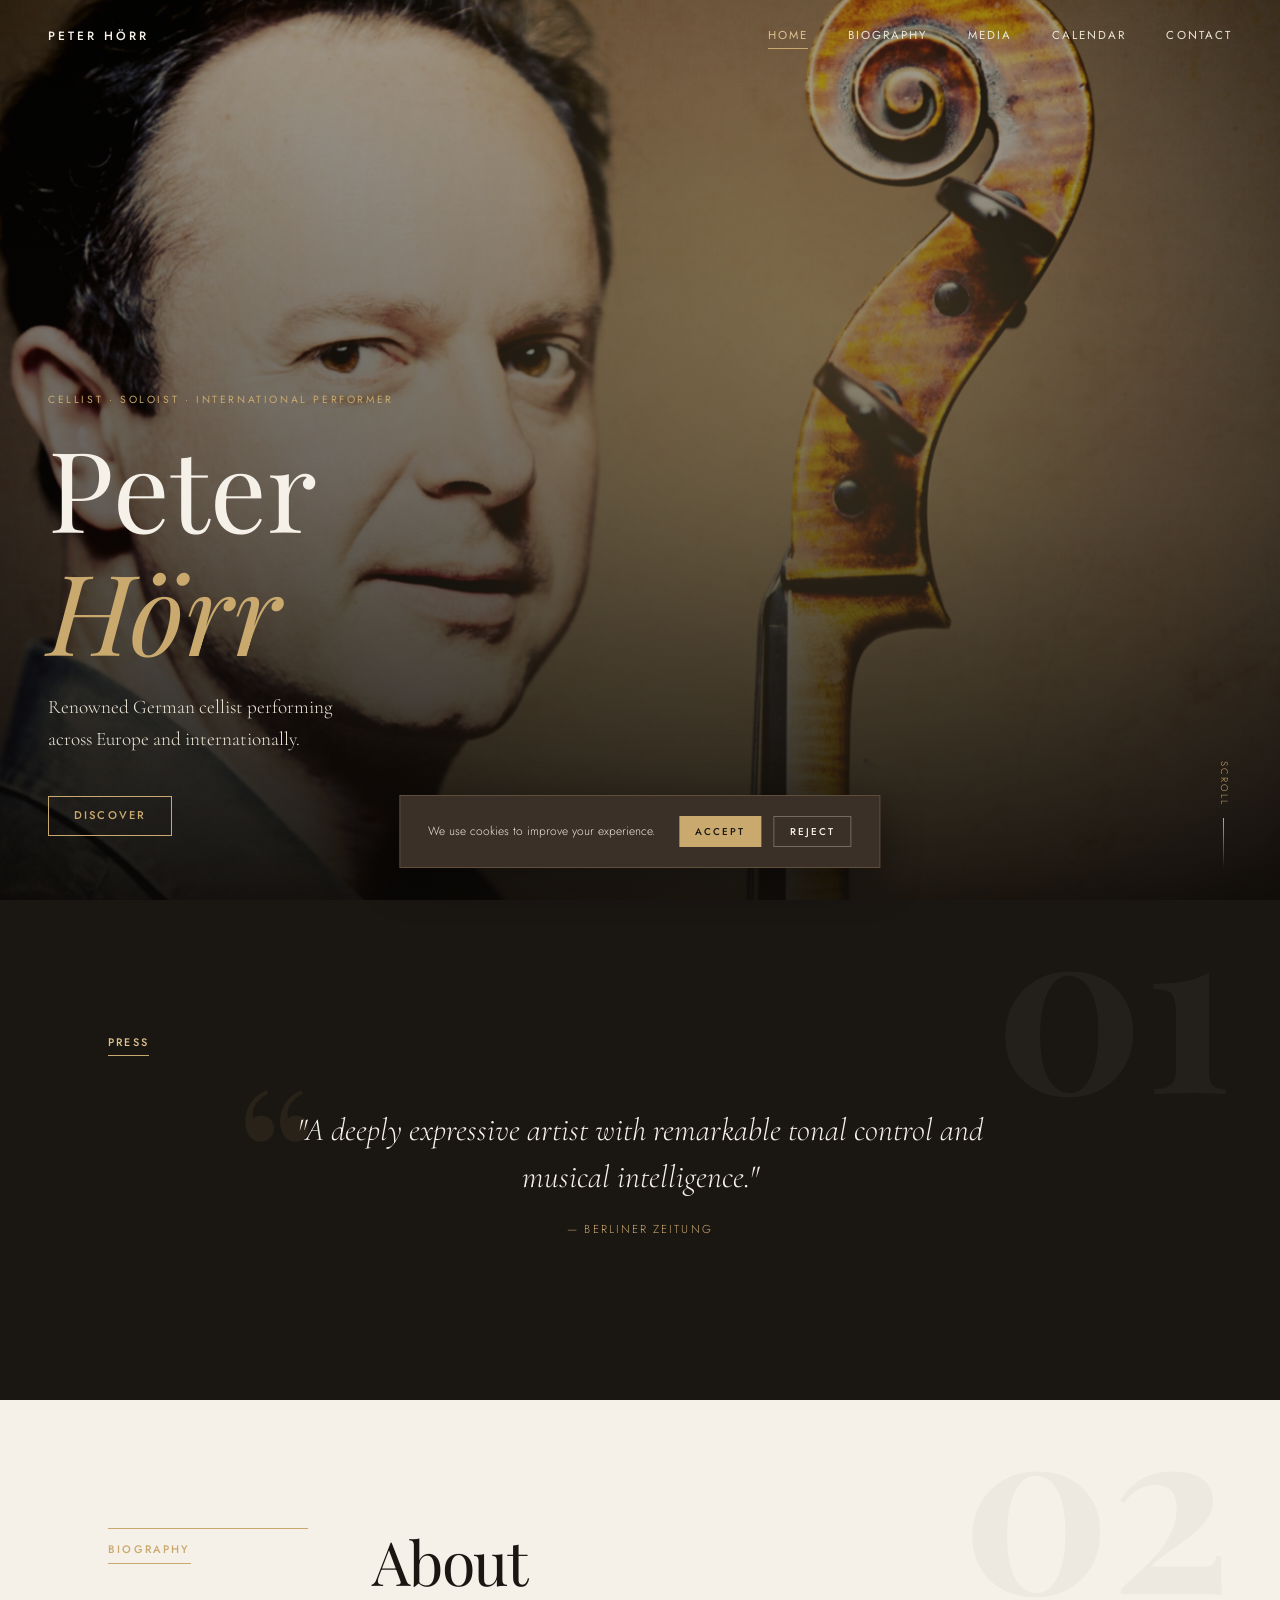
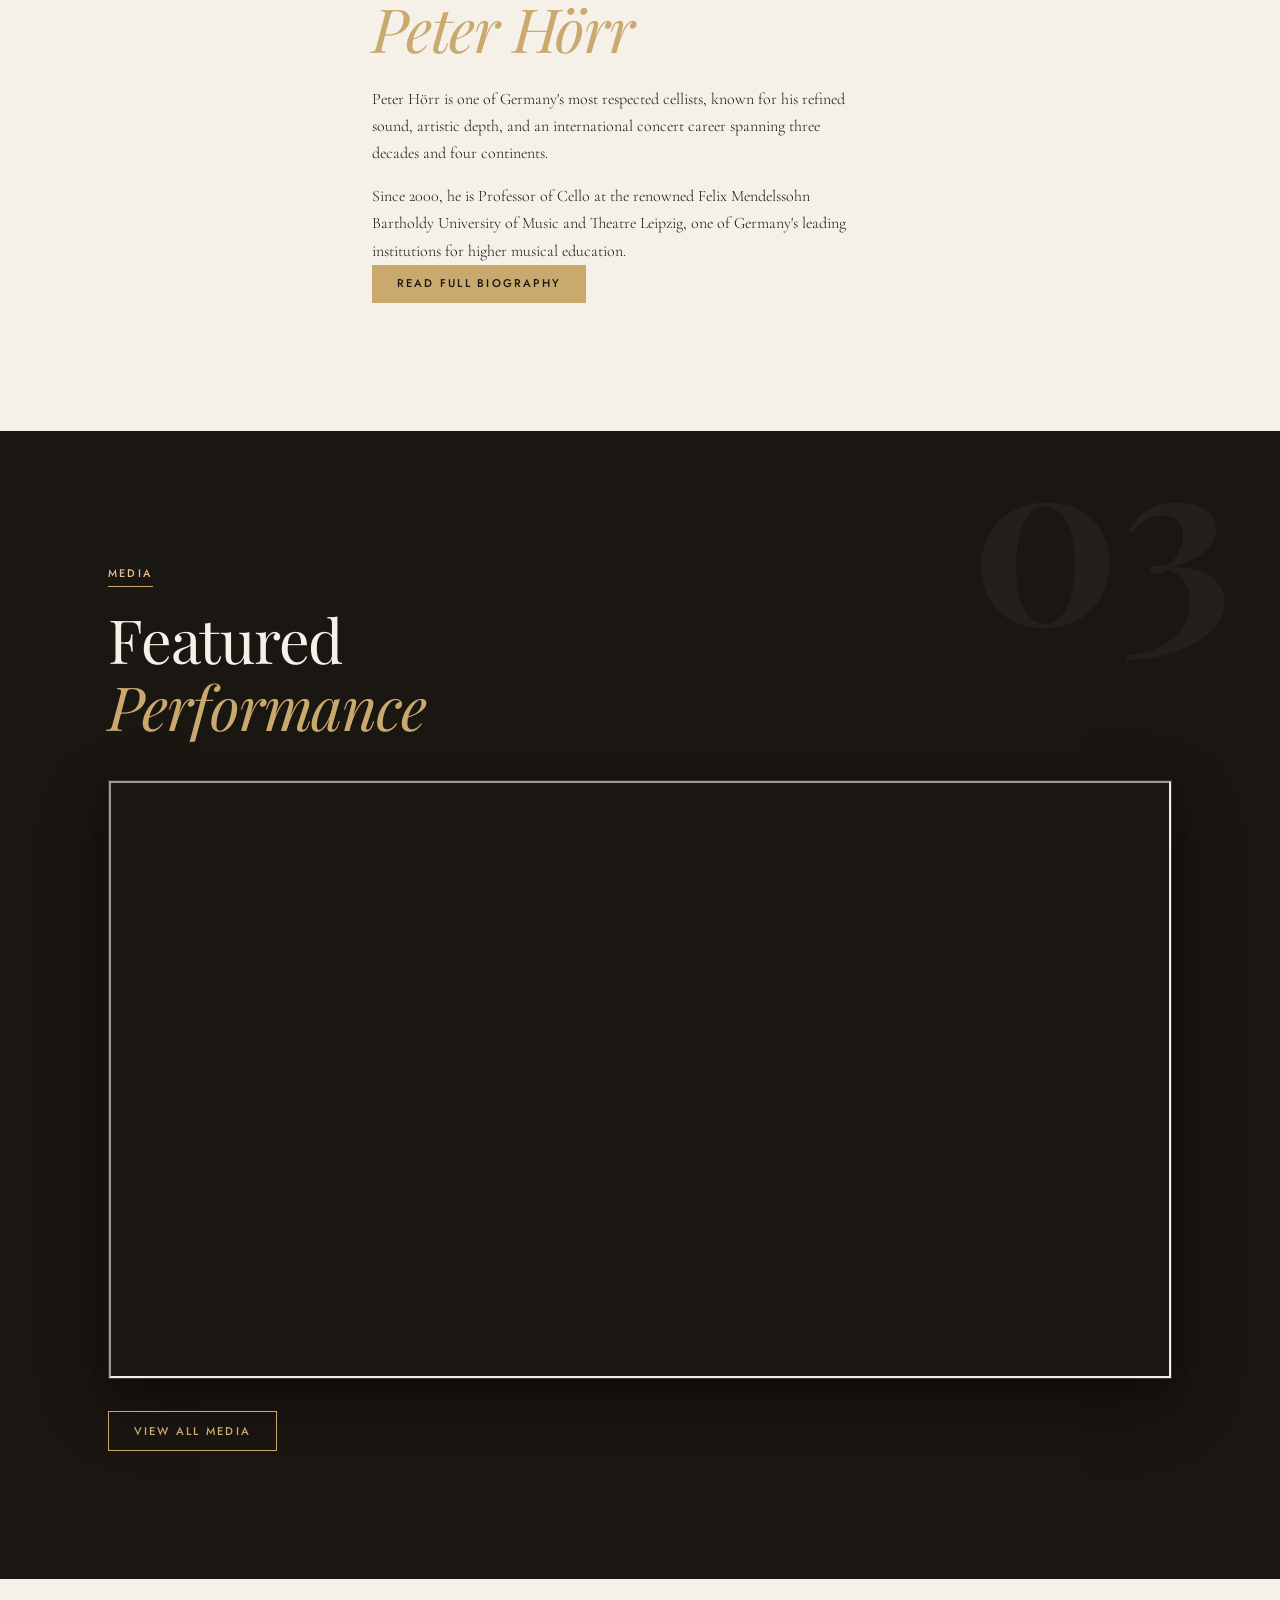
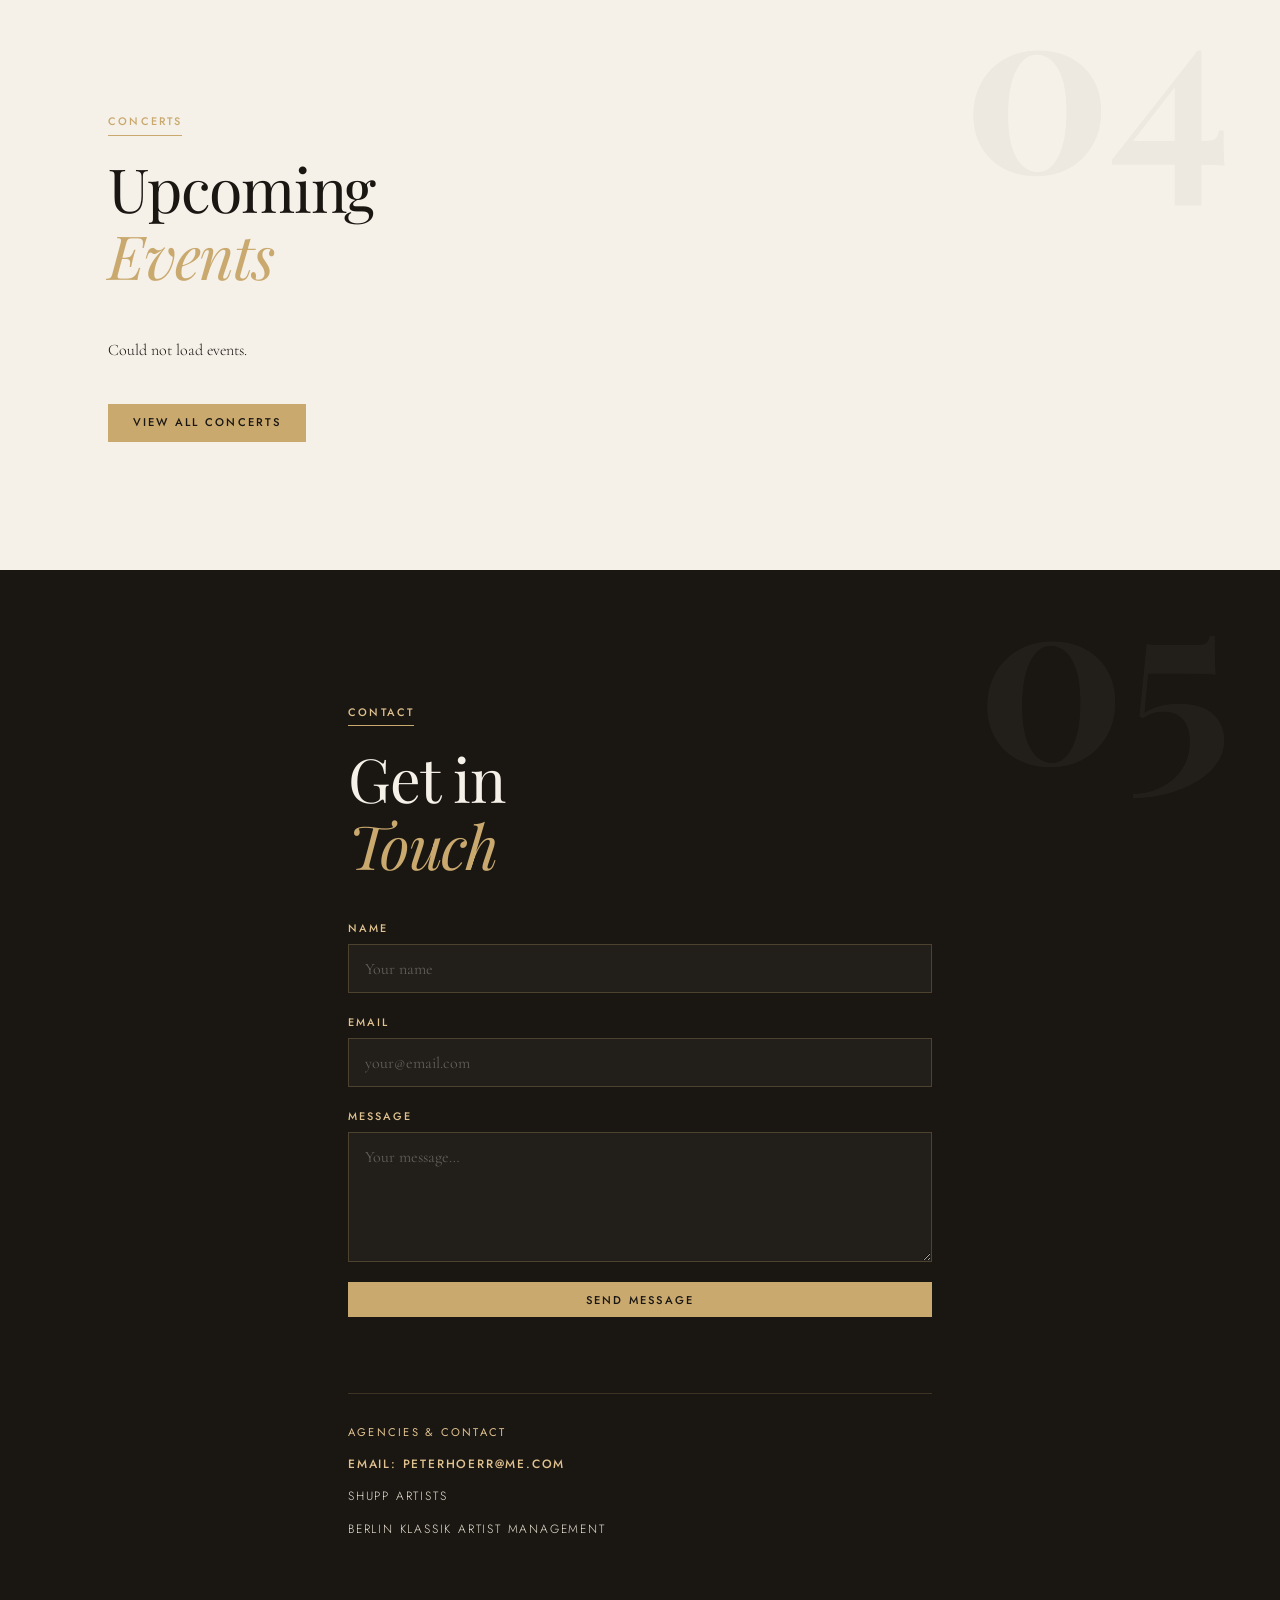
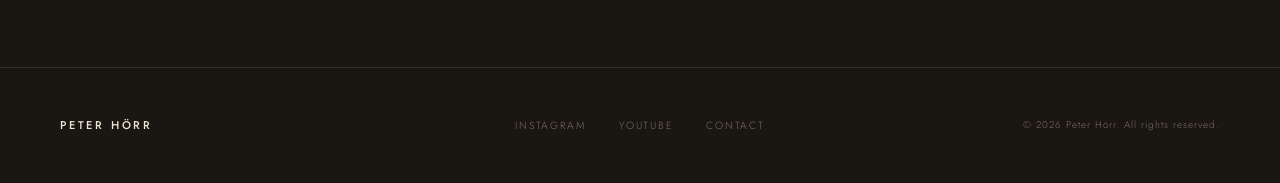
<file: index.html>
<!DOCTYPE html>
<html lang="en">
<head>
  <meta charset="UTF-8" />
  <meta name="viewport" content="width=device-width, initial-scale=1.0" />
  <meta name="description" content="Peter Hörr — Renowned German cellist performing across Europe and internationally." />
  <title>Peter Hörr — Cellist</title>
  <link rel="preconnect" href="https://fonts.googleapis.com" />
  <link rel="preconnect" href="https://fonts.gstatic.com" crossorigin />
  <link href="https://fonts.googleapis.com/css2?family=Playfair+Display:ital,wght@0,400;0,500;1,400;1,500&family=Cormorant+Garamond:ital,wght@0,300;0,400;1,300;1,400&family=Jost:wght@300;400;500&display=swap" rel="stylesheet" />
  <link rel="stylesheet" href="style.css" />
</head>
<body>

  <!-- HEADER -->
  <header class="header" id="header">
    <a class="logo" href="index.html">PETER HÖRR</a>
    <button class="menu-toggle" id="menuBtn" aria-label="Toggle navigation" aria-expanded="false">
      <span></span>
      <span></span>
      <span></span>
    </button>
    <nav class="nav" id="nav">
      <a href="#home">Home</a>
      <a href="#bio">Biography</a>
      <a href="#media">Media</a>
      <a href="#calendar">Calendar</a>
      <a href="#contact">Contact</a>
    </nav>
  </header>

  <!-- HERO -->
  <section class="hero" id="home">
    <div class="hero-bg">
      <img src="large_peterhoerr_copyright_josepmolina_net__2.jpg" alt="Peter Hörr">
    </div>
    <div class="hero-content">
      <span class="hero-kicker">Cellist · Soloist · International Performer</span>
      <h1 class="hero-title">Peter<br /><em>Hörr</em></h1>
      <p class="hero-sub">Renowned German cellist performing<br />across Europe and internationally.</p>
      <a class="btn btn--outline" href="bio.html">Discover</a>
    </div>
    <div class="hero-scroll">
      <span>Scroll</span>
      <div class="hero-scroll-line"></div>
    </div>
  </section>

  <!-- PRESS -->
  <section class="section section--dark" id="press">
    <div class="container">
      <span class="label">Press</span>
      <blockquote class="quote">
        <p>"A deeply expressive artist with remarkable tonal control and musical intelligence."</p>
        <footer>— <cite>Berliner Zeitung</cite></footer>
      </blockquote>
    </div>
  </section>

  <!-- BIO -->
  <section class="section" id="bio">
    <div class="container container--split">
      <div class="split-label">
        <span class="label">Biography</span>
      </div>
      <div class="split-content">
        <h2>About<br /><em>Peter Hörr</em></h2>
        <p>Peter Hörr is one of Germany's most respected cellists, known for his refined sound, artistic depth, and an international concert career spanning three decades and four continents.</p>
        <p>Since 2000, he is Professor of Cello at the renowned Felix Mendelssohn Bartholdy University of Music and Theatre Leipzig, one of Germany's leading institutions for higher musical education.</p>
        <a class="btn btn--primary" href="bio.html">Read full biography</a>
      </div>
    </div>
  </section>

  <!-- MEDIA -->
  <section class="section section--dark" id="media">
    <div class="container">
      <span class="label">Media</span>
      <h2>Featured<br /><em>Performance</em></h2>
      <div class="video-wrapper">
        <iframe
          src="https://www.youtube.com/embed/DYi81hoUhnk?start=126"
          title="Peter Hörr performance"
          allow="accelerometer; autoplay; clipboard-write; encrypted-media; gyroscope; picture-in-picture"
          allowfullscreen
          loading="lazy">
        </iframe>
      </div>
      <div style="margin-top: 2rem;">
        <a href="media.html" class="btn btn--outline">View all media</a>
      </div>
    </div>
  </section>

  <!-- CALENDAR -->
  <section class="section" id="calendar">
    <div class="container">
      <span class="label">Concerts</span>
      <h2>Upcoming<br /><em>Events</em></h2>
      <div class="events-list" id="events-list"></div>
      <div style="margin-top: 2.5rem;">
        <a href="calendar.html" class="btn btn--primary">View all concerts</a>
      </div>
    </div>
  </section>

  <!-- CONTACT -->
  <section class="section section--dark" id="contact">
    <div class="container container--narrow">
      <span class="label">Contact</span>
      <h2>Get in<br /><em>Touch</em></h2>
      <form class="contact-form" id="contactForm">
        <div class="form-group">
          <label for="name">Name</label>
          <input id="name" type="text" name="name" placeholder="Your name" autocomplete="name" />
        </div>
        <div class="form-group">
          <label for="email">Email</label>
          <input id="email" type="email" name="email" placeholder="your@email.com" autocomplete="email" />
        </div>
        <div class="form-group">
          <label for="message">Message</label>
          <textarea id="message" name="message" rows="5" placeholder="Your message…"></textarea>
        </div>
        <button class="btn btn--primary btn--full" type="submit">Send message</button>
        <p class="form-status" id="formStatus"></p>
      </form>
      <div class="contact-agencies">
        <h3 class="contact-subtitle">Agencies & Contact</h3>
        <div class="agency-list">
          <a href="mailto:peterhoerr@me.com">Email: peterhoerr@me.com</a>
          <a href="https://shuppartists.com/" target="_blank" rel="noopener noreferrer">Shupp Artists</a>
          <a href="https://www.berlinklassikartistmanagement.com/" target="_blank" rel="noopener noreferrer">Berlin Klassik Artist Management</a>
        </div>
      </div>
    </div>
  </section>

  <!-- FOOTER -->
  <footer class="footer">
    <div class="footer-inner">
      <div class="footer-brand">PETER HÖRR</div>
      <nav class="footer-nav">
        <a href="https://instagram.com" target="_blank" rel="noopener noreferrer">Instagram</a>
        <a href="https://youtube.com" target="_blank" rel="noopener noreferrer">YouTube</a>
        <a href="#contact">Contact</a>
      </nav>
      <small class="footer-copy">&copy; <span id="year"></span> Peter Hörr. All rights reserved.</small>
    </div>
  </footer>

  <!-- COOKIE BANNER -->
  <div class="cookie-banner" id="cookieBanner" style="display:none;">
    <p>We use cookies to improve your experience.</p>
    <div class="cookie-actions">
      <button class="btn btn--primary btn--sm" onclick="acceptCookies()">Accept</button>
      <button class="btn btn--ghost btn--sm" onclick="rejectCookies()">Reject</button>
    </div>
  </div>

  <script>
    /* ── Año en footer ── */
    document.getElementById('year').textContent = new Date().getFullYear();

    /* ── Referencias DOM ── */
    const header  = document.getElementById('header');
    const nav     = document.getElementById('nav');
    const btn     = document.getElementById('menuBtn');
    const heroBgImg = document.querySelector('.hero-bg img');

    /* ── Scroll: header + barra de progreso + parallax ── */
    window.addEventListener('scroll', function () {
      var y   = window.scrollY;
      var max = document.documentElement.scrollHeight - window.innerHeight;

      /* Header scrolled */
      header.classList.toggle('scrolled', y > 40);

      /* Barra de progreso */
      var pct = max > 0 ? (y / max * 100).toFixed(1) : 0;
      header.style.setProperty('--scroll-progress', pct + '%');

      /* Parallax hero — solo mientras el hero es visible */
      if (heroBgImg && y < window.innerHeight * 1.5) {
        heroBgImg.style.transform = 'scale(1.05) translateY(' + (y * 0.15) + 'px)';
      }
    }, { passive: true });

    /* ── Menú hamburguesa ── */
    function closeMenu() {
      nav.classList.remove('is-open');
      btn.setAttribute('aria-expanded', 'false');
      document.body.classList.remove('menu-open');
    }

    btn.addEventListener('click', function () {
      var open = nav.classList.toggle('is-open');
      btn.setAttribute('aria-expanded', String(open));
      document.body.classList.toggle('menu-open', open);
    });

    /* Cierra al clicar un link del menú */
    document.querySelectorAll('#nav a').forEach(function (link) {
      link.addEventListener('click', closeMenu);
    });

    /* Cierra al clicar fuera */
    document.addEventListener('click', function (e) {
      if (!nav.contains(e.target) && !btn.contains(e.target)) {
        closeMenu();
      }
    });

    /* Cierra con Escape */
    document.addEventListener('keydown', function (e) {
      if (e.key === 'Escape') { closeMenu(); btn.focus(); }
    });

    /* ── Nav activo según sección visible ── */
    var navLinks = document.querySelectorAll('#nav a[href^="#"]');
    var sections = document.querySelectorAll('section[id]');

    var sectionObserver = new IntersectionObserver(function (entries) {
      entries.forEach(function (entry) {
        if (entry.isIntersecting) {
          var id = '#' + entry.target.getAttribute('id');
          navLinks.forEach(function (link) {
            link.classList.toggle('active', link.getAttribute('href') === id);
          });
        }
      });
    }, { threshold: 0.45, rootMargin: '-10% 0px -45% 0px' });

    sections.forEach(function (s) { sectionObserver.observe(s); });

    /* ── Lazy loading con fade-in ── */
    document.querySelectorAll('img[loading="lazy"]').forEach(function (img) {
      if (img.complete) {
        img.classList.add('is-loaded');
      } else {
        img.addEventListener('load', function () { img.classList.add('is-loaded'); });
      }
    });

    /* ── Reveal por IntersectionObserver ── */
    var revealEls = document.querySelectorAll('.section, .event-card, .quote');
    var io = new IntersectionObserver(function (entries) {
      entries.forEach(function (entry) {
        if (entry.isIntersecting) {
          entry.target.classList.add('is-visible');
          io.unobserve(entry.target);
        }
      });
    }, { threshold: 0.1 });
    revealEls.forEach(function (el) { io.observe(el); });

    /* ── Cookies ── */
    function acceptCookies() {
      localStorage.setItem('cookies', 'accepted');
      document.getElementById('cookieBanner').style.display = 'none';
    }
    function rejectCookies() {
      localStorage.setItem('cookies', 'rejected');
      document.getElementById('cookieBanner').style.display = 'none';
    }
    if (!localStorage.getItem('cookies')) {
      document.getElementById('cookieBanner').style.display = 'flex';
    }

    /* ── Formulario de contacto ── */
    document.getElementById('contactForm').addEventListener('submit', function (e) {
      e.preventDefault();
      document.getElementById('formStatus').textContent = 'Thank you — your message has been sent.';
      this.reset();
    });
  </script>

  <!-- Google Sheets — eventos del calendario (sin tocar) -->
  <script>
    const URL_SHEET = 'https://docs.google.com/spreadsheets/d/e/2PACX-1vTn1g8XWcBeNSZLfI80KQ2yX8OuSGgW3uhx0LGDekNlIQUe03zSUZdrQo4fV4eZUTAp_5PWyHA5EZmh/pub?gid=0&single=true&output=csv';

    function formatearFecha(fechaStr) {
      const fecha = new Date(fechaStr + 'T00:00:00');
      return fecha.toLocaleDateString('en-GB', { day: 'numeric', month: 'long', year: 'numeric' });
    }

    function parsearCSV(texto) {
      const filas = [];
      const lineas = texto.trim().split('\n');
      const parsearLinea = linea => {
        const cols = [];
        let actual = '', dentroComillas = false;
        for (let i = 0; i < linea.length; i++) {
          const c = linea[i];
          if (c === '"') { dentroComillas = !dentroComillas; }
          else if (c === ',' && !dentroComillas) { cols.push(actual.trim()); actual = ''; }
          else { actual += c; }
        }
        cols.push(actual.trim());
        return cols;
      };
      const cabeceras = parsearLinea(lineas[0]);
      for (let i = 1; i < lineas.length; i++) {
        if (!lineas[i].trim()) continue;
        const valores = parsearLinea(lineas[i]);
        const obj = {};
        cabeceras.forEach((cab, j) => { obj[cab] = valores[j] || ''; });
        filas.push(obj);
      }
      return filas;
    }

    function eventoHTML(e) {
      return `
        <article class="event-card is-visible">
          <div class="event-meta">
            <time class="event-date" datetime="${e.Date}">${formatearFecha(e.Date)}</time>
            <span class="event-city">${e.City}</span>
          </div>
          <div class="event-body">
            <h3 class="event-venue">${e.Venue}</h3>
            <p class="event-program">${e.Program}</p>
          </div>
          <a class="event-link" href="${e.Link || '#'}">
            <span>Details</span>
            <svg width="16" height="16" viewBox="0 0 16 16" fill="none">
              <path d="M3 8h10M9 4l4 4-4 4" stroke="currentColor" stroke-width="1.2" stroke-linecap="round" stroke-linejoin="round"/>
            </svg>
          </a>
        </article>`;
    }

    fetch(URL_SHEET)
      .then(r => r.text())
      .then(csv => {
        const eventos = parsearCSV(csv);
        const lista = document.getElementById('events-list');
        if (!eventos.length) { lista.innerHTML = '<p>No upcoming events.</p>'; return; }
        lista.innerHTML = eventos.slice(0, 2).map(eventoHTML).join('');
      })
      .catch(() => {
        document.getElementById('events-list').innerHTML = '<p>Could not load events.</p>';
      });
  </script>

</body>
</html>
</file>
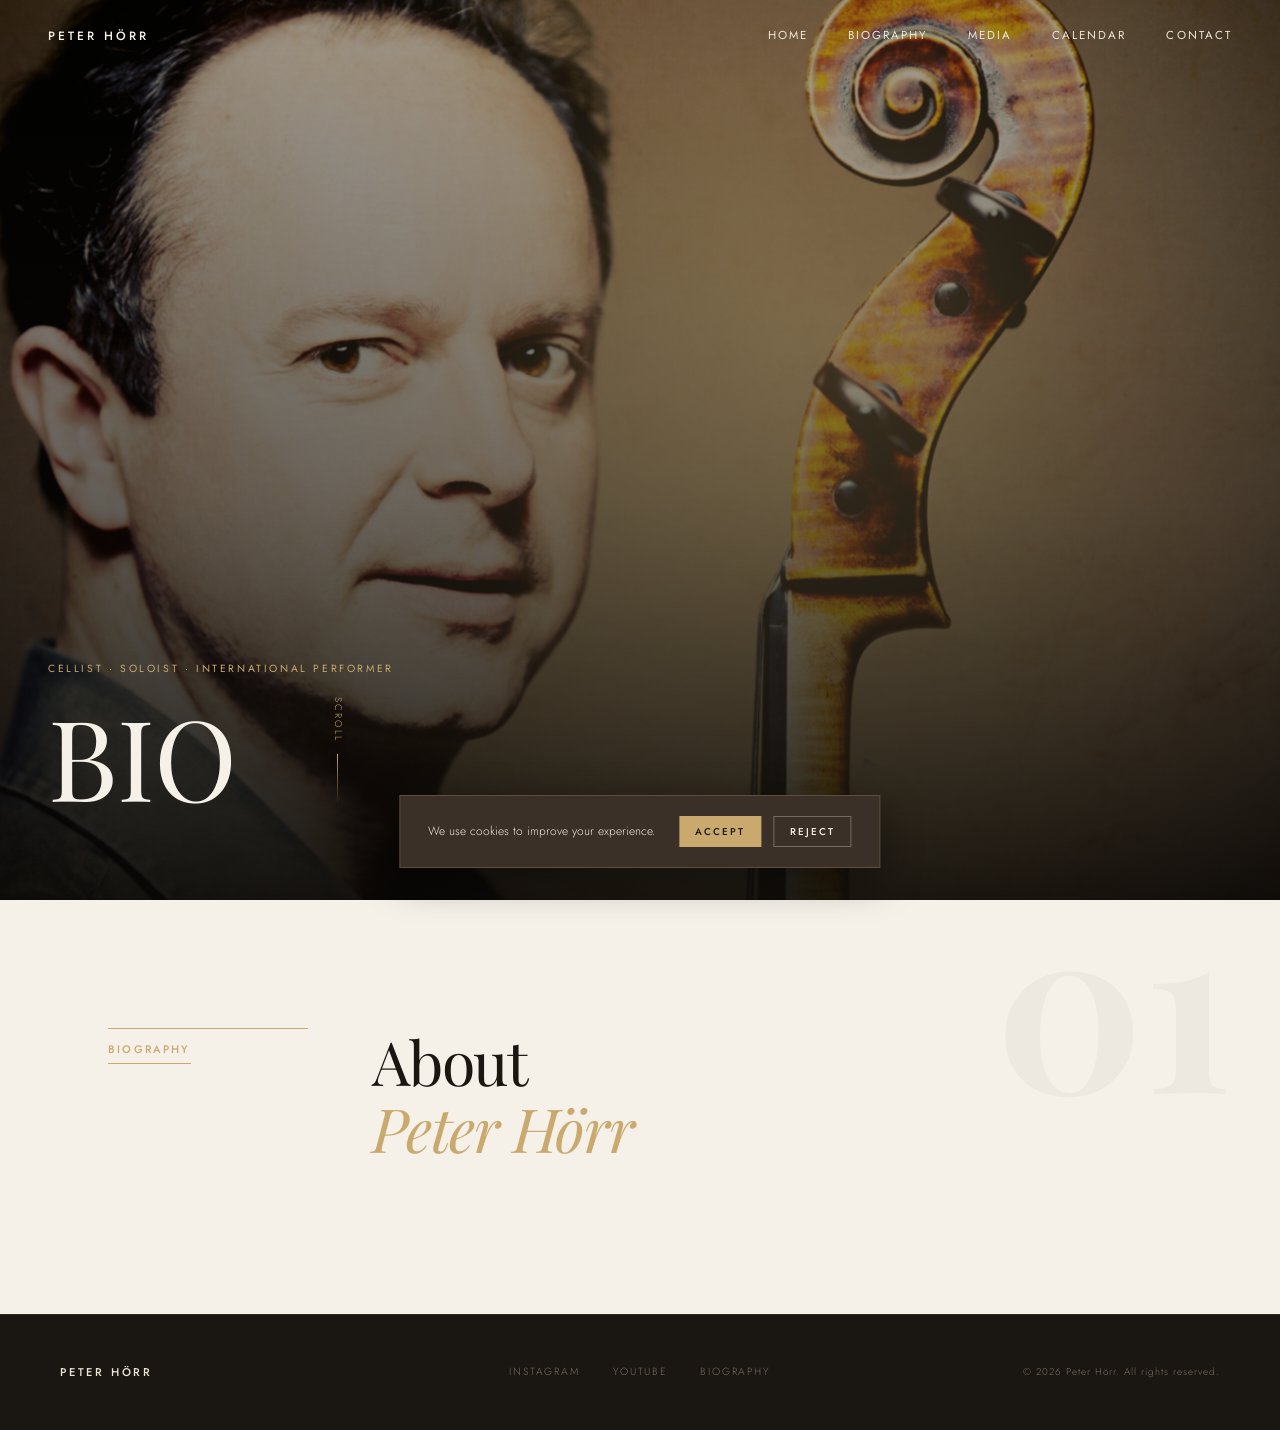
<file: bio.html>
<!DOCTYPE html>
<html lang="en">
<head>
  <meta charset="UTF-8" />
  <meta name="viewport" content="width=device-width, initial-scale=1.0" />
  <meta name="description" content="Peter Hörr — Renowned German cellist performing across Europe and internationally." />
  <title>Peter Hörr — Cellist</title>

  <link rel="preconnect" href="https://fonts.googleapis.com" />
  <link rel="preconnect" href="https://fonts.gstatic.com" crossorigin />
  <link href="https://fonts.googleapis.com/css2?family=Playfair+Display:ital,wght@0,400;0,500;1,400;1,500&family=Cormorant+Garamond:ital,wght@0,300;0,400;1,300;1,400&family=Jost:wght@300;400;500&display=swap" rel="stylesheet" />

  <link rel="stylesheet" href="style.css" />
</head>

<body>

  <!-- HEADER -->
  <header class="header" id="header">
    <a class="logo" href="index.html">PETER HÖRR</a>

    <button class="menu-toggle" id="menuBtn" aria-label="Toggle navigation" aria-expanded="false">
      <span></span>
      <span></span>
      <span></span>
    </button>

<nav class="nav" id="nav">
  <a href="index.html">Home</a>
  <a href="bio.html">Biography</a>
  <a href="media.html">Media</a>
  <a href="index.html#calendar">Calendar</a>
  <a href="index.html#contact">Contact</a>
</nav>
  </header>

  <!-- HERO -->
  <section class="hero" id="home">
    <div class="hero-bg">
      <img src="large_peterhoerr_copyright_josepmolina_net__2.jpg" alt="Peter Hörr">
    </div>

    <div class="hero-content">
      <span class="hero-kicker">Cellist · Soloist · International Performer</span>

      <h1 class="hero-title">
        BIO<br />
      </h1>



    <div class="hero-scroll">
      <span>Scroll</span>
      <div class="hero-scroll-line"></div>
    </div>
  </section>

  <!-- BIO -->
  <section class="section" id="bio">
    <div class="container container--split">

      <div class="split-label">
        <span class="label">Biography</span>
      </div>

      <div class="split-content">
        <h2>About<br /><em>Peter Hörr</em></h2>
    </div>
  </section>

  <!-- FOOTER -->
  <footer class="footer">
    <div class="footer-inner">
      <div class="footer-brand">PETER HÖRR</div>

      <nav class="footer-nav">
        <a href="https://instagram.com" target="_blank" rel="noopener noreferrer">Instagram</a>
        <a href="https://youtube.com" target="_blank" rel="noopener noreferrer">YouTube</a>
        <a href="#bio">Biography</a>
      </nav>

      <small class="footer-copy">
        &copy; <span id="year"></span> Peter Hörr. All rights reserved.
      </small>
    </div>
  </footer>

  <!-- COOKIE BANNER -->
  <div class="cookie-banner" id="cookieBanner" style="display:none;">
    <p>We use cookies to improve your experience.</p>

    <div class="cookie-actions">
      <button class="btn btn--primary btn--sm" onclick="acceptCookies()">Accept</button>
      <button class="btn btn--ghost btn--sm" onclick="rejectCookies()">Reject</button>
    </div>
  </div>

  <!-- SCRIPT -->
  <script>
    document.getElementById('year').textContent = new Date().getFullYear();

    const header = document.getElementById('header');

    window.addEventListener('scroll', function () {
      header.classList.toggle('scrolled', window.scrollY > 40);
    });

    const nav = document.getElementById('nav');
    const btn = document.getElementById('menuBtn');

    btn.addEventListener('click', function () {
      const open = nav.classList.toggle('is-open');
      btn.setAttribute('aria-expanded', open);
      document.body.classList.toggle('menu-open', open);
    });

    document.querySelectorAll('#nav a').forEach(link => {
      link.addEventListener('click', function () {
        nav.classList.remove('is-open');
        btn.setAttribute('aria-expanded', 'false');
        document.body.classList.remove('menu-open');
      });
    });

    document.addEventListener('click', function (e) {
      if (!nav.contains(e.target) && !btn.contains(e.target)) {
        nav.classList.remove('is-open');
        btn.setAttribute('aria-expanded', 'false');
        document.body.classList.remove('menu-open');
      }
    });

    function acceptCookies() {
      localStorage.setItem('cookies', 'accepted');
      document.getElementById('cookieBanner').style.display = 'none';
    }

    function rejectCookies() {
      localStorage.setItem('cookies', 'rejected');
      document.getElementById('cookieBanner').style.display = 'none';
    }

    if (!localStorage.getItem('cookies')) {
      document.getElementById('cookieBanner').style.display = 'flex';
    }

    // SAFE VERSION (no crash if form doesn't exist)
    const contactForm = document.getElementById('contactForm');
    if (contactForm) {
      contactForm.addEventListener('submit', function (e) {
        e.preventDefault();
        const status = document.getElementById('formStatus');
        if (status) {
          status.textContent = 'Thank you — your message has been sent.';
        }
        this.reset();
      });
    }

    // REVEAL ANIMATION
    const revealEls = document.querySelectorAll('.section, .event-card, .quote');

    const io = new IntersectionObserver((entries) => {
      entries.forEach(entry => {
        if (entry.isIntersecting) {
          entry.target.classList.add('is-visible');
          io.unobserve(entry.target);
        }
      });
    }, { threshold: 0.1 });

    revealEls.forEach(el => io.observe(el));
  </script>
<!-- SCRIPT BIOGRAFIA GOOGLE SHEETS -->
<script>
  const URL_BIO = 'https://docs.google.com/spreadsheets/d/e/2PACX-1vTn1g8XWcBeNSZLfI80KQ2yX8OuSGgW3uhx0LGDekNlIQUe03zSUZdrQo4fV4eZUTAp_5PWyHA5EZmh/pub?gid=352345104&single=true&output=csv';

  fetch(URL_BIO)
    .then(r => r.text())
    .then(csv => {
      const lineas = csv.trim().split('\n').slice(1);
      const parrafos = lineas
        .map(l => l.replace(/^"|"$/g, '').trim())
        .filter(l => l.length > 0);

      const contenido = document.querySelector('.split-content');
      const existentes = contenido.querySelectorAll('p');
      existentes.forEach(p => p.remove());

      parrafos.forEach(texto => {
        const p = document.createElement('p');
        p.textContent = texto;
        p.classList.add('is-visible');
        contenido.appendChild(p);
      });
    });
</script>
</body>
</html>
</file>
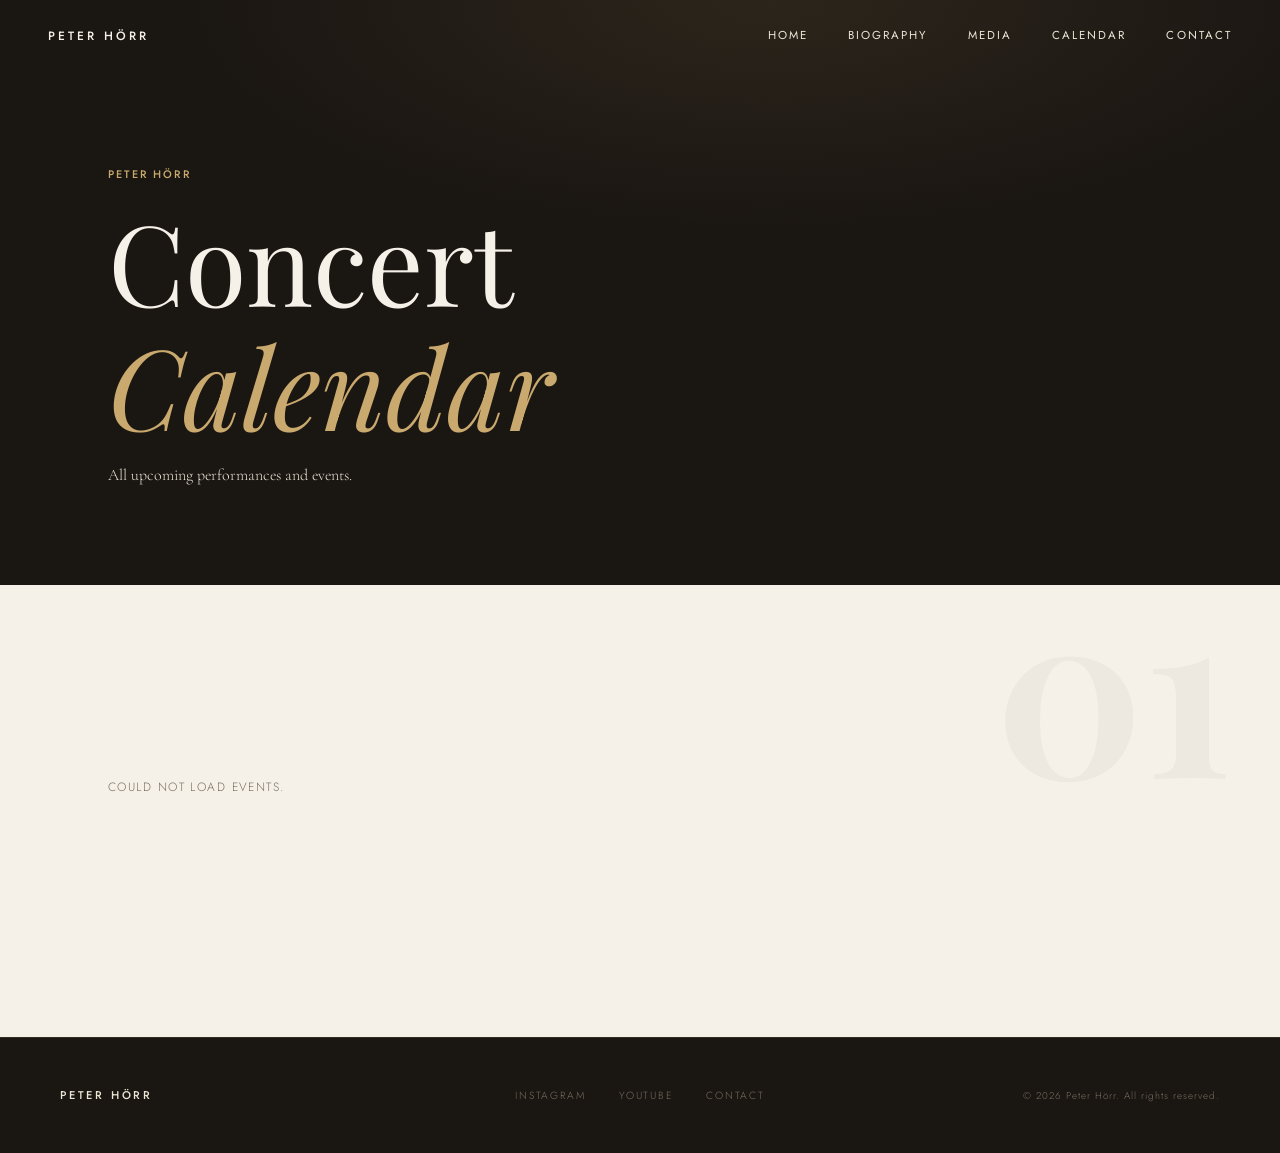
<file: calendar.html>
<!DOCTYPE html>
<html lang="en">
<head>
  <meta charset="UTF-8" />
  <meta name="viewport" content="width=device-width, initial-scale=1.0" />
  <meta name="description" content="Peter Hörr — Concert Calendar" />
  <title>Peter Hörr — Calendar</title>
  <link rel="preconnect" href="https://fonts.googleapis.com" />
  <link rel="preconnect" href="https://fonts.gstatic.com" crossorigin />
  <link href="https://fonts.googleapis.com/css2?family=Playfair+Display:ital,wght@0,400;0,500;1,400;1,500&family=Cormorant+Garamond:ital,wght@0,300;0,400;1,300;1,400&family=Jost:wght@300;400;500&display=swap" rel="stylesheet" />
  <link rel="stylesheet" href="style.css" />

  <style>
    /* Hero banner */
    .calendar-hero {
      position: relative;
      padding: 10rem var(--gutter) 6rem;
      background: var(--ink);
      color: var(--cream);
      overflow: hidden;
    }
    .calendar-hero::after {
      content: '';
      position: absolute; inset: 0;
      background: radial-gradient(ellipse 70% 60% at 60% 0%,
        rgba(201,169,110,0.10) 0%, transparent 65%);
      pointer-events: none;
    }
    .calendar-hero .label { margin-bottom: 1rem; }
    .calendar-hero h1     { color: var(--cream); }
    .calendar-hero p      { margin-top: 1rem; color: var(--cream-dim); max-width: 50ch; }

    /* Status */
    .events-status {
      padding: 4rem 0;
      font-family: var(--font-ui);
      font-size: 0.75rem;
      letter-spacing: 0.12em;
      text-transform: uppercase;
      color: var(--ink-soft);
    }
  </style>
</head>
<body>

  <!-- HEADER -->
  <header class="header" id="header">
    <a class="logo" href="index.html">PETER HÖRR</a>
    <button class="menu-toggle" id="menuBtn" aria-label="Toggle navigation" aria-expanded="false">
      <span></span><span></span><span></span>
    </button>
    <nav class="nav" id="nav">
      <a href="index.html">Home</a>
      <a href="bio.html">Biography</a>
      <a href="media.html">Media</a>
      <a href="calendar.html" aria-current="page">Calendar</a>
      <a href="index.html#contact">Contact</a>
    </nav>
  </header>

  <!-- HERO -->
  <section class="calendar-hero">
    <div class="container">
      <span class="label">Peter Hörr</span>
      <h1>Concert<br /><em>Calendar</em></h1>
      <p>All upcoming performances and events.</p>
    </div>
  </section>

  <!-- ALL EVENTS -->
  <section class="section is-visible">
    <div class="container">
      <div id="events-status" class="events-status">Loading events…</div>
      <div class="events-list" id="events-list"></div>
    </div>
  </section>

  <!-- FOOTER -->
  <footer class="footer">
    <div class="footer-inner">
      <div class="footer-brand">PETER HÖRR</div>
      <nav class="footer-nav">
        <a href="https://instagram.com" target="_blank" rel="noopener noreferrer">Instagram</a>
        <a href="https://youtube.com" target="_blank" rel="noopener noreferrer">YouTube</a>
        <a href="index.html#contact">Contact</a>
      </nav>
      <small class="footer-copy">&copy; <span id="year"></span> Peter Hörr. All rights reserved.</small>
    </div>
  </footer>

  <script>
    document.getElementById('year').textContent = new Date().getFullYear();

    const header = document.getElementById('header');
    window.addEventListener('scroll', function() {
      header.classList.toggle('scrolled', window.scrollY > 40);
    });

    const nav = document.getElementById('nav');
    const btn = document.getElementById('menuBtn');
    btn.addEventListener('click', function() {
      const open = nav.classList.toggle('is-open');
      btn.setAttribute('aria-expanded', open);
      document.body.classList.toggle('menu-open', open);
      if (open) window.scrollTo({ top: 0, behavior: 'smooth' });
    });
    document.querySelectorAll('#nav a').forEach(function(link) {
      link.addEventListener('click', function() {
        nav.classList.remove('is-open');
        btn.setAttribute('aria-expanded', 'false');
        document.body.classList.remove('menu-open');
      });
    });
    document.addEventListener('click', function(e) {
      if (!nav.contains(e.target) && !btn.contains(e.target)) {
        nav.classList.remove('is-open');
        btn.setAttribute('aria-expanded', 'false');
        document.body.classList.remove('menu-open');
      }
    });
  </script>

  <script>
    const URL_SHEET = 'https://docs.google.com/spreadsheets/d/e/2PACX-1vTn1g8XWcBeNSZLfI80KQ2yX8OuSGgW3uhx0LGDekNlIQUe03zSUZdrQo4fV4eZUTAp_5PWyHA5EZmh/pub?gid=0&single=true&output=csv';

    
    function formatearFecha(fechaStr) {
      const fecha = new Date(fechaStr + 'T00:00:00');
      return fecha.toLocaleDateString('en-GB', { day: 'numeric', month: 'long', year: 'numeric' });
    }

    function parsearCSV(texto) {
      const filas = [];
      const lineas = texto.trim().split('\n');
      const parsearLinea = linea => {
        const cols = [];
        let actual = '', dentroComillas = false;
        for (let i = 0; i < linea.length; i++) {
          const c = linea[i];
          if (c === '"') { dentroComillas = !dentroComillas; }
          else if (c === ',' && !dentroComillas) { cols.push(actual.trim()); actual = ''; }
          else { actual += c; }
        }
        cols.push(actual.trim());
        return cols;
      };
      const cabeceras = parsearLinea(lineas[0]);
      for (let i = 1; i < lineas.length; i++) {
        if (!lineas[i].trim()) continue;
        const valores = parsearLinea(lineas[i]);
        const obj = {};
        cabeceras.forEach((cab, j) => { obj[cab] = valores[j] || ''; });
        filas.push(obj);
      }
      return filas;
    }

    fetch(URL_SHEET)
      .then(r => r.text())
      .then(csv => {
        const eventos = parsearCSV(csv);
        const statusEl = document.getElementById('events-status');
        const lista    = document.getElementById('events-list');

        if (!eventos.length) {
          statusEl.textContent = 'No upcoming events.';
          return;
        }

        statusEl.style.display = 'none';
        lista.innerHTML = eventos.map(e => `
          <article class="event-card is-visible">
            <div class="event-meta">
              <time class="event-date" datetime="${e.Date}">${formatearFecha(e.Date)}</time>
              <span class="event-city">${e.City}</span>
            </div>
            <div class="event-body">
              <h3 class="event-venue">${e.Venue}</h3>
              <p class="event-program">${e.Program}</p>
            </div>
            <a class="event-link" href="${e.Link || '#'}">
              <span>Details</span>
              <svg width="16" height="16" viewBox="0 0 16 16" fill="none">
                <path d="M3 8h10M9 4l4 4-4 4" stroke="currentColor" stroke-width="1.2" stroke-linecap="round" stroke-linejoin="round"/>
              </svg>
            </a>
          </article>`).join('');
      })
      .catch(() => {
        document.getElementById('events-status').textContent = 'Could not load events.';
      });
  </script>

</body>
</html>
</file>
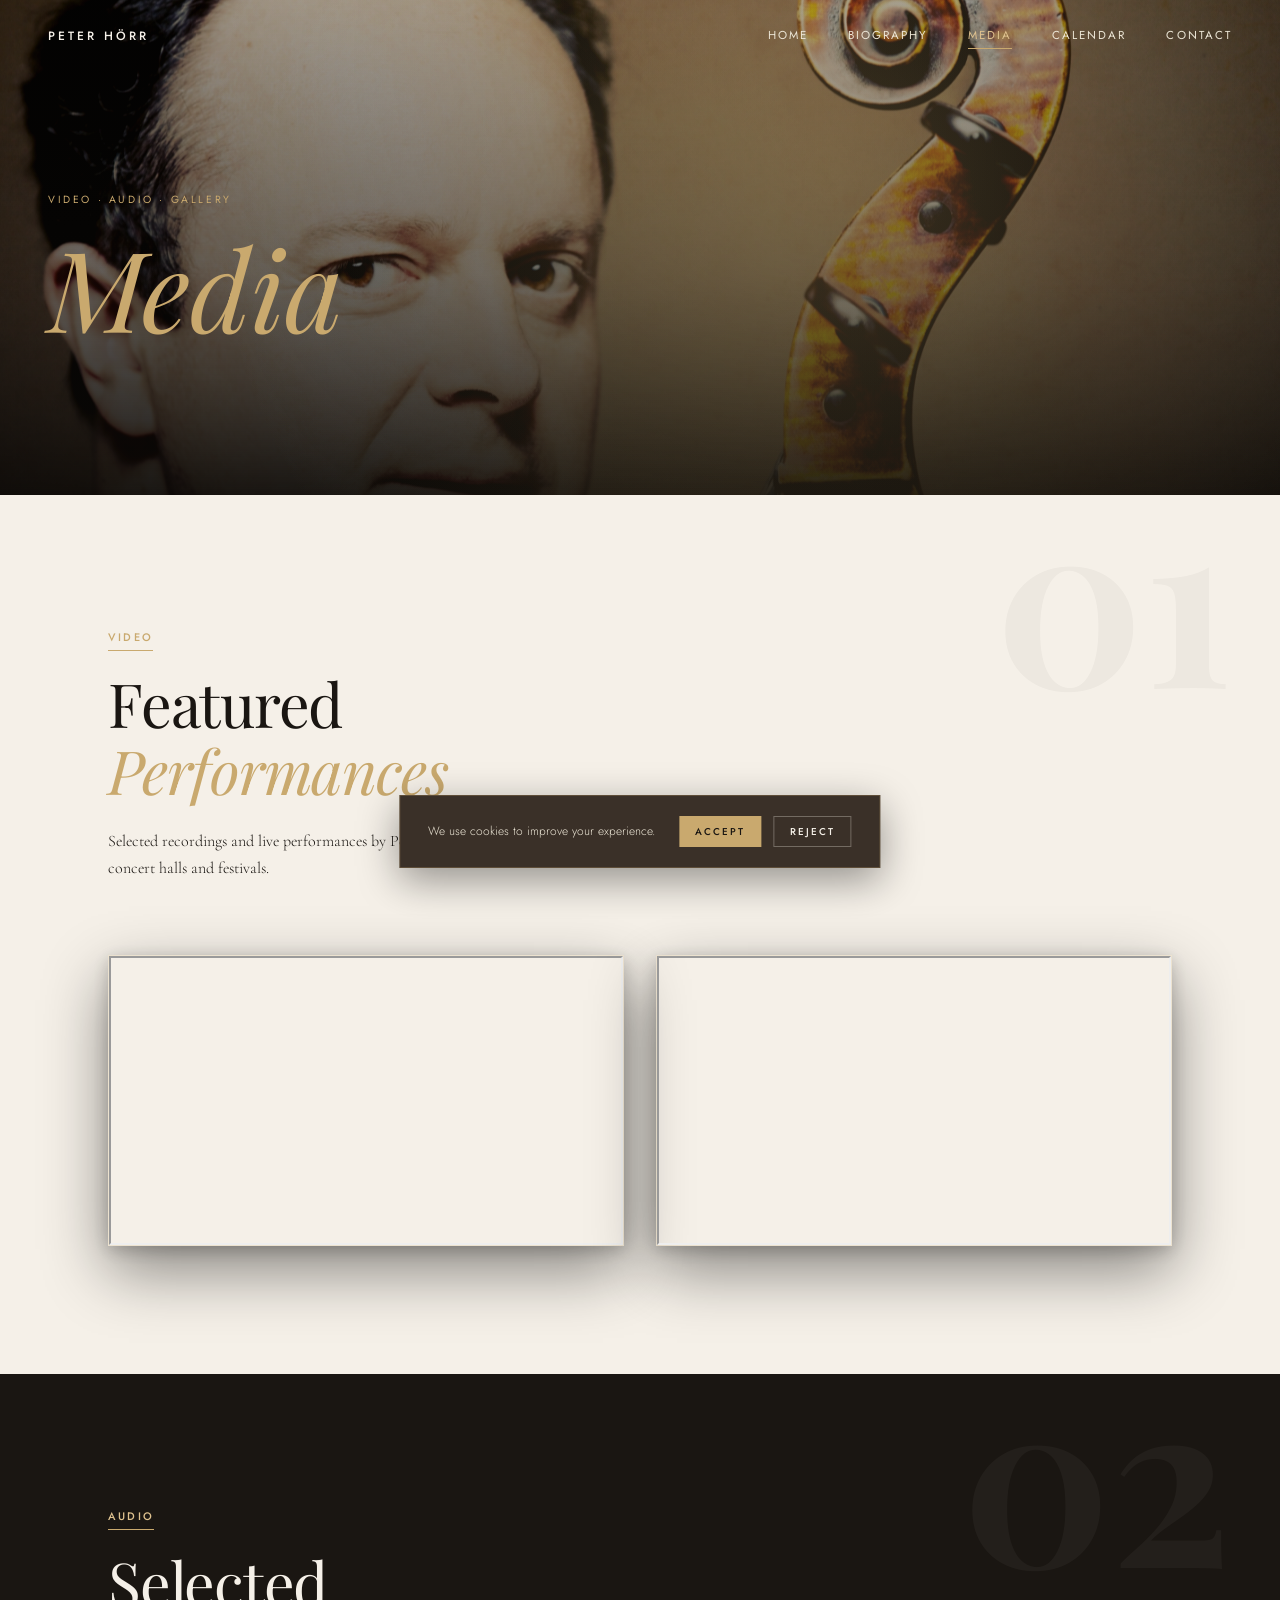
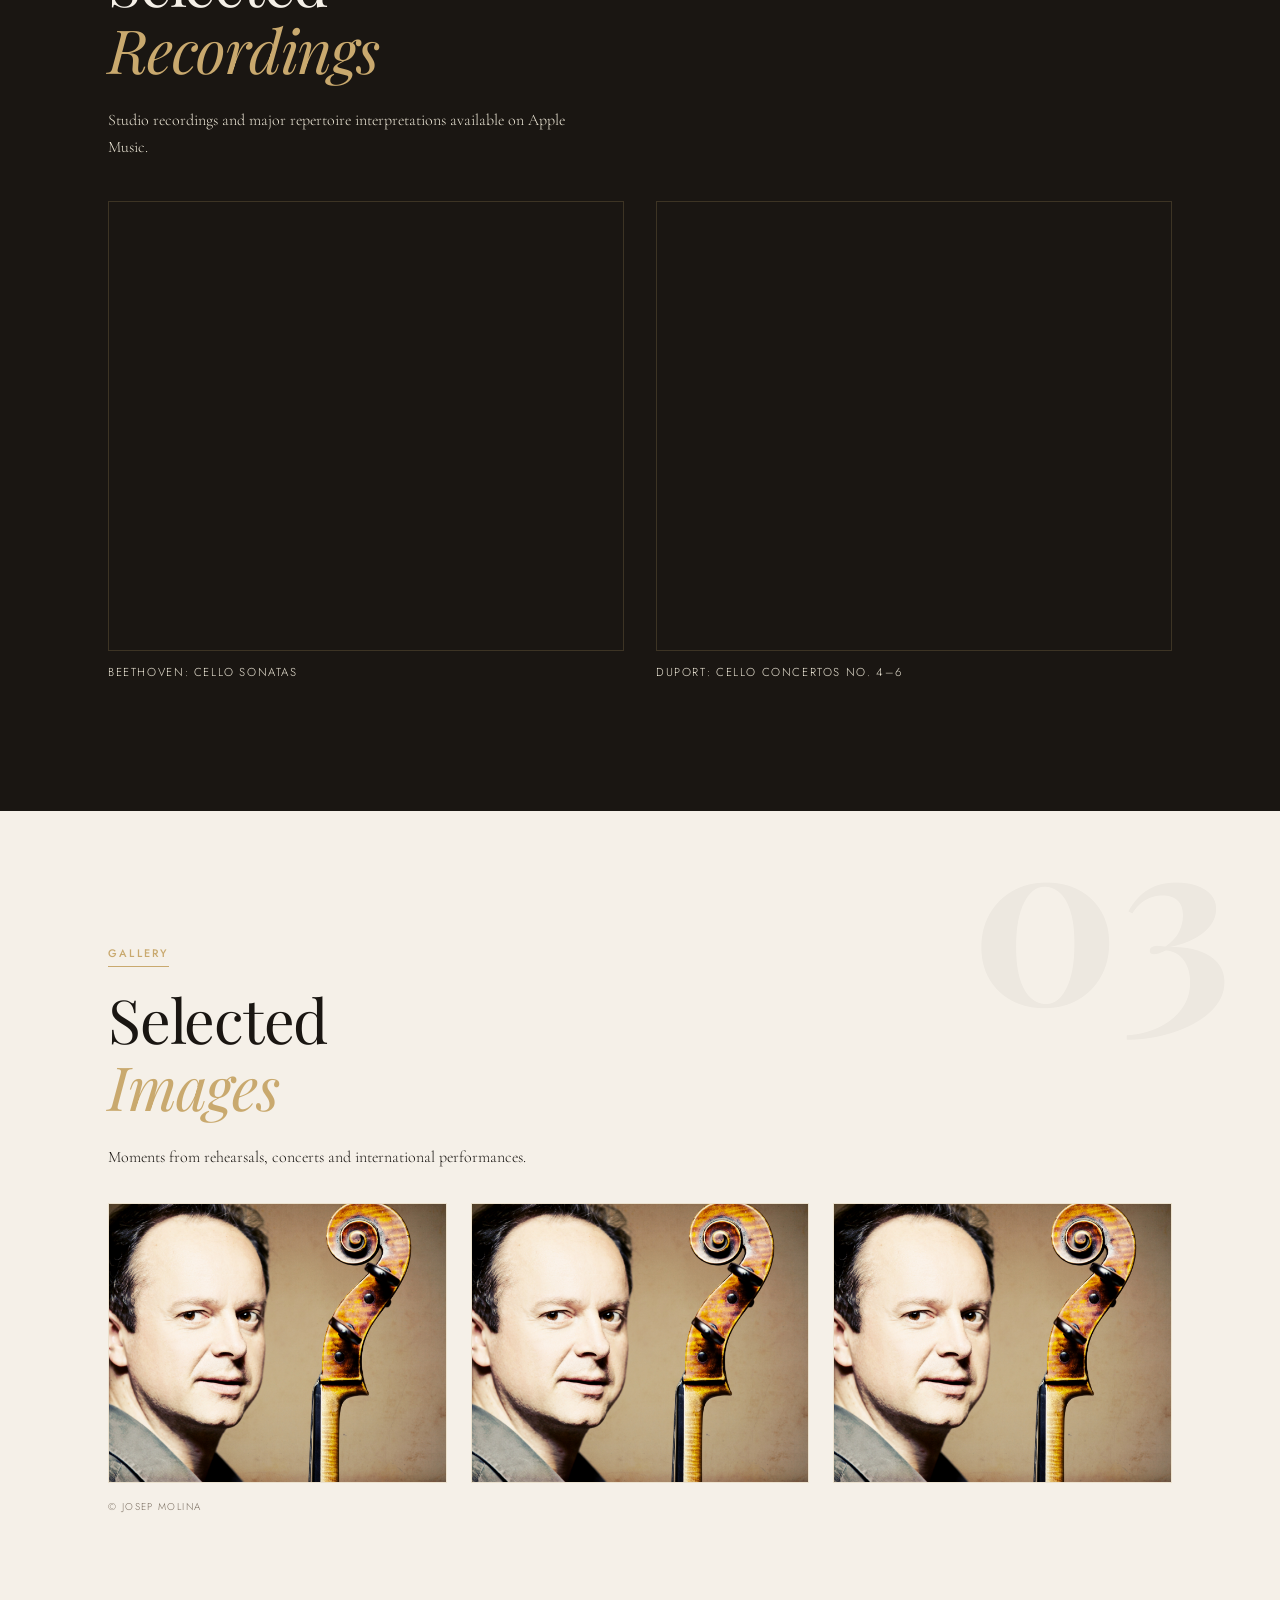
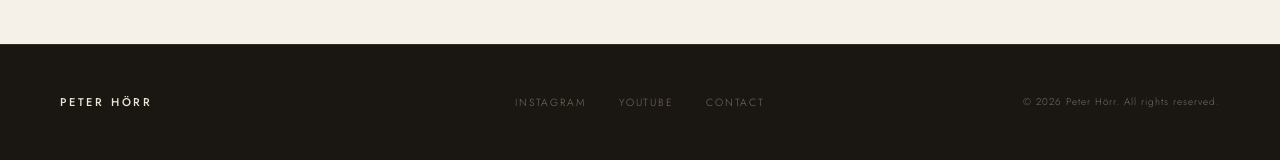
<file: media.html>
<!DOCTYPE html>
<html lang="en">
<head>
  <meta charset="UTF-8" />
  <meta name="viewport" content="width=device-width, initial-scale=1.0" />
  <meta name="description" content="Peter Hörr — Media: videos, recordings and gallery." />
  <title>Peter Hörr — Media</title>
  <link rel="preconnect" href="https://fonts.googleapis.com" />
  <link rel="preconnect" href="https://fonts.gstatic.com" crossorigin />
  <link href="https://fonts.googleapis.com/css2?family=Playfair+Display:ital,wght@0,400;0,500;1,400;1,500&family=Cormorant+Garamond:ital,wght@0,300;0,400;1,300;1,400&family=Jost:wght@300;400;500&display=swap" rel="stylesheet" />
  <link rel="stylesheet" href="style.css" />
</head>
<body>

  <!-- HEADER -->
  <header class="header" id="header">
    <a class="logo" href="index.html">PETER HÖRR</a>
    <button class="menu-toggle" id="menuBtn" aria-label="Toggle navigation" aria-expanded="false">
      <span></span>
      <span></span>
      <span></span>
    </button>
    <nav class="nav" id="nav">
      <a href="index.html">Home</a>
      <a href="index.html#bio">Biography</a>
      <a href="media.html" class="active">Media</a>
      <a href="index.html#calendar">Calendar</a>
      <a href="index.html#contact">Contact</a>
    </nav>
  </header>

  <!-- PAGE HERO -->
  <section class="hero hero--short">
    <div class="hero-bg">
      <img src="large_peterhoerr_copyright_josepmolina_net__2.jpg" alt="Peter Hörr" />
    </div>
    <div class="hero-content">
      <span class="hero-kicker">Video · Audio · Gallery</span>
      <h1 class="hero-title"><em>Media</em></h1>
    </div>
  </section>

  <!-- VIDEOS -->
  <section class="section" id="videos">
    <div class="container">
      <span class="label">Video</span>
      <h2>Featured<br /><em>Performances</em></h2>
      <p>Selected recordings and live performances by Peter Hörr across international concert halls and festivals.</p>
      <div class="video-grid">
        <div>
          <div class="video-wrapper">
            <iframe
              src="https://www.youtube.com/embed/DYi81hoUhnk"
              title="Peter Hörr — Cello Recital"
              allow="accelerometer; autoplay; clipboard-write; encrypted-media; gyroscope; picture-in-picture"
              allowfullscreen
              loading="lazy">
            </iframe>
          </div>
        </div>
        <div>
          <div class="video-wrapper">
            <iframe
              src="https://www.youtube.com/embed/Ae0fatKlo3c"
              title="Peter Hörr — International Concert"
              allow="accelerometer; autoplay; clipboard-write; encrypted-media; gyroscope; picture-in-picture"
              allowfullscreen
              loading="lazy">
            </iframe>
          </div>
        </div>
      </div>
    </div>
  </section>

  <!-- AUDIO -->
  <section class="section section--dark" id="audio">
    <div class="container">
      <span class="label">Audio</span>
      <h2>Selected<br /><em>Recordings</em></h2>
      <p>Studio recordings and major repertoire interpretations available on Apple Music.</p>
      <div class="audio-grid">
        <div class="audio-block">
          <iframe
            allow="autoplay *; encrypted-media *; fullscreen *; clipboard-write"
            height="450"
            src="https://embed.music.apple.com/de/album/beethoven-sonatas/1596475794"
            sandbox="allow-forms allow-popups allow-same-origin allow-scripts allow-storage-access-by-user-activation allow-top-navigation-by-user-activation"
            loading="lazy">
          </iframe>
          <p class="audio-caption">Beethoven: Cello Sonatas</p>
        </div>
        <div class="audio-block">
          <iframe
            allow="autoplay *; encrypted-media *; fullscreen *; clipboard-write"
            height="450"
            src="https://embed.music.apple.com/de/album/duport-cello-concertos-no-4-6/783613320"
            sandbox="allow-forms allow-popups allow-same-origin allow-scripts allow-storage-access-by-user-activation allow-top-navigation-by-user-activation"
            loading="lazy">
          </iframe>
          <p class="audio-caption">Duport: Cello Concertos No. 4–6</p>
        </div>
      </div>
    </div>
  </section>

  <!-- GALLERY -->
  <section class="section" id="gallery">
    <div class="container">
      <span class="label">Gallery</span>
      <h2>Selected<br /><em>Images</em></h2>
      <p>Moments from rehearsals, concerts and international performances.</p>
      <div class="photo-grid">
        <img src="large_peterhoerr_copyright_josepmolina_net__2.jpg"
             alt="Peter Hörr — Portrait"
             loading="lazy" />
        <img src="large_peterhoerr_copyright_josepmolina_net__2.jpg"
             alt="Peter Hörr — Performance"
             loading="lazy"
             style="object-position: top" />
        <img src="large_peterhoerr_copyright_josepmolina_net__2.jpg"
             alt="Peter Hörr — Concert"
             loading="lazy"
             style="object-position: bottom" />
      </div>
      <small style="display:block; margin-top:1rem; font-family:var(--font-ui); font-size:0.62rem; letter-spacing:0.14em; text-transform:uppercase; color:var(--ink-soft);">
        © Josep Molina
      </small>
    </div>
  </section>

  <!-- FOOTER -->
  <footer class="footer">
    <div class="footer-inner">
      <div class="footer-brand">PETER HÖRR</div>
      <nav class="footer-nav">
        <a href="https://instagram.com" target="_blank" rel="noopener noreferrer">Instagram</a>
        <a href="https://youtube.com" target="_blank" rel="noopener noreferrer">YouTube</a>
        <a href="index.html#contact">Contact</a>
      </nav>
      <small class="footer-copy">&copy; <span id="year"></span> Peter Hörr. All rights reserved.</small>
    </div>
  </footer>

  <!-- COOKIE BANNER -->
  <div class="cookie-banner" id="cookieBanner" style="display:none;">
    <p>We use cookies to improve your experience.</p>
    <div class="cookie-actions">
      <button class="btn btn--primary btn--sm" onclick="acceptCookies()">Accept</button>
      <button class="btn btn--ghost btn--sm" onclick="rejectCookies()">Reject</button>
    </div>
  </div>

  <script>
    /* ── Año ── */
    document.getElementById('year').textContent = new Date().getFullYear();

    /* ── Header scroll ── */
    var header = document.getElementById('header');
    window.addEventListener('scroll', function () {
      header.classList.toggle('scrolled', window.scrollY > 40);
    }, { passive: true });

    /* ── Menú hamburguesa ── */
    var nav = document.getElementById('nav');
    var btn = document.getElementById('menuBtn');

    function closeMenu() {
      nav.classList.remove('is-open');
      btn.setAttribute('aria-expanded', 'false');
      document.body.classList.remove('menu-open');
    }

    btn.addEventListener('click', function () {
      var open = nav.classList.toggle('is-open');
      btn.setAttribute('aria-expanded', String(open));
      document.body.classList.toggle('menu-open', open);
    });

    document.querySelectorAll('#nav a').forEach(function (link) {
      link.addEventListener('click', closeMenu);
    });

    document.addEventListener('click', function (e) {
      if (!nav.contains(e.target) && !btn.contains(e.target)) closeMenu();
    });

    document.addEventListener('keydown', function (e) {
      if (e.key === 'Escape') { closeMenu(); btn.focus(); }
    });

    /* ── Reveal ── */
    var io = new IntersectionObserver(function (entries) {
      entries.forEach(function (entry) {
        if (entry.isIntersecting) {
          entry.target.classList.add('is-visible');
          io.unobserve(entry.target);
        }
      });
    }, { threshold: 0.1 });
    document.querySelectorAll('.section').forEach(function (el) { io.observe(el); });

    /* ── Lazy loading fade-in ── */
    document.querySelectorAll('img[loading="lazy"]').forEach(function (img) {
      if (img.complete) { img.classList.add('is-loaded'); }
      else { img.addEventListener('load', function () { img.classList.add('is-loaded'); }); }
    });

    /* ── Cookies ── */
    function acceptCookies() {
      localStorage.setItem('cookies', 'accepted');
      document.getElementById('cookieBanner').style.display = 'none';
    }
    function rejectCookies() {
      localStorage.setItem('cookies', 'rejected');
      document.getElementById('cookieBanner').style.display = 'none';
    }
    if (!localStorage.getItem('cookies')) {
      document.getElementById('cookieBanner').style.display = 'flex';
    }
  </script>

</body>
</html>
</file>
<file: style.css>
/* ============================================================
   PETER HÖRR — Cellist
   style.css
   ============================================================ */

/* ── Reset & base ── */
*, *::before, *::after { box-sizing: border-box; margin: 0; padding: 0; }

/* ── Design tokens ── */
:root {
  --cream:       #f5f0e8;
  --cream-dim:   #ece6d6;
  --ink:         #1a1612;
  --ink-mid:     #3a3028;
  --ink-soft:    #7a6e60;
  --gold:        #c9a96e;
  --gold-light:  #dfc28f;
  --white:       #ffffff;

  --font-display: 'Playfair Display', Georgia, serif;
  --font-body:    'Cormorant Garamond', Georgia, serif;
  --font-ui:      'Jost', system-ui, sans-serif;

  --gap:    clamp(2rem, 5vw, 5rem);
  --gutter: clamp(1.25rem, 5vw, 3rem);

  --ease: cubic-bezier(0.22, 1, 0.36, 1);
  --dur:  0.6s;
}

/* ── Scrollbar ── */
::-webkit-scrollbar              { width: 4px; }
::-webkit-scrollbar-track        { background: var(--cream-dim); }
::-webkit-scrollbar-thumb        { background: var(--gold); border-radius: 2px; }
::-webkit-scrollbar-thumb:hover  { background: var(--gold-light); }
*                                { scrollbar-width: thin; scrollbar-color: var(--gold) var(--cream-dim); }

html {
  scroll-behavior: smooth;
  scroll-padding-top: 5rem;
  -webkit-font-smoothing: antialiased;
}

/* ── Page fade-in ── */
@keyframes pageFadeIn {
  from { opacity: 0; }
  to   { opacity: 1; }
}

body {
  background-color: var(--cream);
  color: var(--ink);
  font-family: var(--font-body);
  font-size: clamp(1rem, 1.1vw, 1.15rem);
  font-weight: 300;
  line-height: 1.7;
  overflow-x: hidden;
  animation: pageFadeIn 0.4s ease forwards;
}

body.menu-open {
  overflow: hidden;
  overscroll-behavior: contain;
}

img, video, iframe { display: block; max-width: 100%; }

a { color: inherit; text-decoration: none; }

/* ============================================================
   TYPOGRAPHY
   ============================================================ */
h1, h2, h3 {
  font-family: var(--font-display);
  font-weight: 400;
  line-height: 1.1;
}

h1 { font-size: clamp(3.5rem, 9vw, 7rem); }

h2 {
  font-size: clamp(2.2rem, 5vw, 3.8rem);
  letter-spacing: -0.02em;
  margin-bottom: 1.5rem;
}

h3 { font-size: clamp(1.1rem, 2vw, 1.4rem); }

em { font-style: italic; color: var(--gold); }

p { max-width: 60ch; }
p + p { margin-top: 1rem; }

/* ============================================================
   LAZY LOADING
   ============================================================ */
img[loading="lazy"] {
  opacity: 0;
  transition: opacity 0.7s var(--ease);
}
img[loading="lazy"].is-loaded {
  opacity: 1;
}

/* ============================================================
   LAYOUT HELPERS
   ============================================================ */
.container {
  width: min(100%, 1160px);
  margin-inline: auto;
  padding-inline: var(--gutter);
}

.container--narrow { max-width: 680px; }

.container--split {
  display: grid;
  grid-template-columns: 200px 1fr;
  gap: var(--gap);
  align-items: start;
}

@media (max-width: 700px) {
  .container--split { grid-template-columns: 1fr; gap: 1.5rem; }
}

/* ============================================================
   LABEL
   ============================================================ */
.label {
  display: inline-block;
  font-family: var(--font-ui);
  font-size: 0.68rem;
  font-weight: 500;
  letter-spacing: 0.2em;
  text-transform: uppercase;
  color: var(--gold);
  margin-bottom: 1.5rem;
  position: relative;
}

/* Línea dorada animada */
.label::after {
  content: '';
  position: absolute;
  inset-block-end: -5px;
  inset-inline-start: 0;
  width: 100%;
  height: 1px;
  background: var(--gold);
  transform: scaleX(0);
  transform-origin: left;
  transition: transform 0.7s var(--ease);
  transition-delay: 0.2s;
}

.section.is-visible .label::after { transform: scaleX(1); }
.quote.is-visible    .label::after { transform: scaleX(1); }

/* ============================================================
   SECTION
   ============================================================ */
body { counter-reset: section-counter; }

.section {
  padding-block: clamp(4rem, 10vw, 9rem);
  position: relative;
  overflow: hidden;
  opacity: 0;
  transform: translateY(28px);
  transition: opacity var(--dur) var(--ease), transform var(--dur) var(--ease);
  counter-increment: section-counter;
}

.section.is-visible { opacity: 1; transform: none; }

/* Número decorativo de fondo */
.section::after {
  content: '0' counter(section-counter);
  font-family: var(--font-display);
  font-size: clamp(9rem, 18vw, 16rem);
  font-weight: 700;
  line-height: 1;
  position: absolute;
  inset-block-start: -1rem;
  inset-inline-end: var(--gutter);
  color: var(--ink);
  opacity: 0.03;
  pointer-events: none;
  user-select: none;
  z-index: 0;
}

.section--dark {
  background-color: var(--ink);
  color: var(--cream);
}

.section--dark::after {
  color: var(--cream);
  opacity: 0.04;
}

.section--dark .label { color: var(--gold-light); }
.section--dark p      { color: var(--cream-dim); }

/* Separadores suaves entre secciones claras */
.section:not(.section--dark) + .section:not(.section--dark) {
  border-top: 1px solid rgba(201, 169, 110, 0.12);
}

/* ============================================================
   HEADER
   ============================================================ */
.header {
  position: fixed;
  inset-block-start: 0;
  inset-inline: 0;
  z-index: 100;
  display: flex;
  align-items: center;
  justify-content: space-between;
  padding: 1.6rem var(--gutter);
  transition: background var(--dur) var(--ease),
              backdrop-filter var(--dur) var(--ease),
              box-shadow var(--dur) var(--ease),
              padding var(--dur) var(--ease);
}

/* Barra de progreso de scroll */
.header::after {
  content: '';
  position: absolute;
  inset-block-end: 0;
  inset-inline-start: 0;
  height: 2px;
  width: var(--scroll-progress, 0%);
  background: linear-gradient(to right, var(--gold), var(--gold-light));
  transition: width 0.1s linear;
  opacity: 0;
  transition: width 0.1s linear, opacity 0.3s;
}

.header.scrolled::after { opacity: 1; }

.header.scrolled {
  background: rgba(26, 22, 18, 0.88);
  backdrop-filter: blur(18px);
  -webkit-backdrop-filter: blur(18px);
  box-shadow: 0 1px 0 rgba(201, 169, 110, 0.15);
  padding-block: 1rem;
}

/* Logo */
.logo {
  font-family: var(--font-ui);
  font-size: 0.75rem;
  font-weight: 500;
  letter-spacing: 0.25em;
  text-transform: uppercase;
  color: var(--cream);
  white-space: nowrap;
  transition: color 0.25s;
}

.logo:hover { color: var(--gold-light); }

/* Navigation — desktop */
.nav {
  display: flex;
  align-items: center;
  gap: 2.5rem;
}

.nav a {
  font-family: var(--font-ui);
  font-size: 0.72rem;
  font-weight: 400;
  letter-spacing: 0.18em;
  text-transform: uppercase;
  color: var(--cream-dim);
  position: relative;
  transition: color 0.25s;
}

.nav a::after {
  content: '';
  position: absolute;
  inset-block-end: -3px;
  inset-inline: 0;
  height: 1px;
  background: var(--gold);
  transform: scaleX(0);
  transform-origin: left;
  transition: transform 0.3s var(--ease);
}

.nav a:hover       { color: var(--gold-light); }
.nav a:hover::after { transform: scaleX(1); }

/* Estado activo */
.nav a.active             { color: var(--gold-light); }
.nav a.active::after      { transform: scaleX(1); }

/* Hamburger */
.menu-toggle {
  display: none;
  flex-direction: column;
  gap: 5px;
  background: none;
  border: none;
  cursor: pointer;
  padding: 8px;
  z-index: 300;
  position: relative;
}

.menu-toggle span {
  display: block;
  width: 24px;
  height: 1.5px;
  background: var(--cream);
  transition: transform 0.35s var(--ease), opacity 0.25s;
}

/* ── Mobile nav ── */
@media (max-width: 768px) {
  .menu-toggle { display: flex; }

  /* Oculto por defecto — display:none es lo más fiable en móvil */
  .nav {
    display: none;
  }

  /* Abierto: cubre toda la pantalla con fondo sólido */
  .nav.is-open {
    display: flex;
    position: fixed;
    top: 0;
    left: 0;
    right: 0;
    bottom: 0;
    width: 100%;
    height: 100%;
    z-index: 150;
    flex-direction: column;
    justify-content: center;
    align-items: center;
    gap: 2.5rem;
    background: var(--ink);
    animation: navFadeIn 0.35s var(--ease) forwards;
  }

  .nav a {
    font-family: var(--font-ui);
    font-size: 0.9rem;
    font-weight: 400;
    letter-spacing: 0.22em;
    text-transform: uppercase;
    color: var(--cream-dim);
    transition: color 0.25s;
  }

  .nav a:hover  { color: var(--gold-light); }
  .nav a.active { color: var(--gold); }

  /* Hamburger → X */
  .menu-toggle[aria-expanded="true"] span:nth-child(1) {
    transform: translateY(6.5px) rotate(45deg);
  }
  .menu-toggle[aria-expanded="true"] span:nth-child(2) {
    opacity: 0;
    transform: scaleX(0);
  }
  .menu-toggle[aria-expanded="true"] span:nth-child(3) {
    transform: translateY(-6.5px) rotate(-45deg);
  }
}

@keyframes navFadeIn {
  from { opacity: 0; transform: translateY(-6px); }
  to   { opacity: 1; transform: none; }
}

/* ============================================================
   HERO
   ============================================================ */
.hero {
  position: relative;
  min-height: 100svh;
  display: flex;
  align-items: flex-end;
  padding: var(--gap) var(--gutter);
  overflow: hidden;
  color: var(--cream);
}

.hero-bg {
  position: absolute;
  inset: 0;
  overflow: hidden;
}

.hero-bg img {
  width: 100%;
  height: 100%;
  object-fit: cover;
  object-position: center 20%;
  transform: scale(1.05);
  filter: brightness(0.82) contrast(1.05) saturate(1.05);
  will-change: transform;
}

/* Lighting overlay */
.hero-bg::after {
  content: "";
  position: absolute;
  inset: 0;
  background:
    radial-gradient(
      circle at 65% 35%,
      rgba(201, 169, 110, 0.28) 0%,
      rgba(201, 169, 110, 0.10) 35%,
      transparent 70%
    ),
    linear-gradient(
      180deg,
      rgba(10, 8, 6, 0.25)  0%,
      rgba(10, 8, 6, 0.55) 55%,
      rgba(10, 8, 6, 0.92) 100%
    ),
    radial-gradient(
      circle at center,
      rgba(255, 210, 140, 0.06),
      transparent 60%
    );
  pointer-events: none;
}

.hero-grain {
  position: absolute;
  inset: 0;
  background-image: url(unnamed\ \(1\).png);
  opacity: 0.35;
  pointer-events: none;
}

.hero::before {
  content: '';
  position: absolute;
  inset-inline-start: var(--gutter);
  inset-block-start: 50%;
  width: 1px;
  height: 35%;
  background: linear-gradient(to bottom, transparent, var(--gold), transparent);
}

.hero-content {
  position: relative;
  z-index: 2;
  max-width: 700px;
  opacity: 0;
  transform: translateY(30px);
  animation: fadeUp 1s 0.3s var(--ease) forwards;
}

.hero-kicker {
  display: block;
  font-family: var(--font-ui);
  font-size: 0.65rem;
  font-weight: 400;
  letter-spacing: 0.25em;
  text-transform: uppercase;
  color: var(--gold);
  margin-bottom: 1rem;
}

.hero-title {
  margin-bottom: 1.2rem;
  color: var(--cream);
}

.hero-sub {
  font-size: clamp(1rem, 1.5vw, 1.2rem);
  color: var(--cream-dim);
  margin-bottom: 2.5rem;
  max-width: none;
}

.hero-scroll {
  position: absolute;
  inset-block-end: 2rem;
  inset-inline-end: var(--gutter);
  z-index: 2;
  display: flex;
  flex-direction: column;
  align-items: center;
  gap: 0.75rem;
  animation: fadeUp 1s 0.8s var(--ease) forwards;
  opacity: 0;
}

.hero-scroll span {
  font-family: var(--font-ui);
  font-size: 0.6rem;
  letter-spacing: 0.2em;
  text-transform: uppercase;
  color: var(--gold);
  writing-mode: vertical-rl;
}

.hero-scroll-line {
  width: 1px;
  height: 50px;
  background: linear-gradient(to bottom, var(--gold), transparent);
  animation: scrollPulse 2s ease-in-out infinite;
}

/* Ocultar scroll indicator en móviles muy pequeños */
@media (max-width: 480px) {
  .hero-scroll { display: none; }
  .hero-content { padding-bottom: 1rem; }
  .hero::before { display: none; }
}

@keyframes fadeUp {
  to { opacity: 1; transform: none; }
}

@keyframes scrollPulse {
  0%, 100% { transform: scaleY(1);   opacity: 1;   }
  50%       { transform: scaleY(0.6); opacity: 0.4; }
}

/* ============================================================
   QUOTE
   ============================================================ */
.quote {
  text-align: center;
  max-width: 780px;
  margin-inline: auto;
  padding-block: 2rem;
  position: relative;
  opacity: 0;
  transform: translateY(20px);
  transition: opacity var(--dur) var(--ease), transform var(--dur) var(--ease);
}

.quote.is-visible { opacity: 1; transform: none; }

/* Comillas decorativas */
.quote::before {
  content: '\201C';
  font-family: var(--font-display);
  font-size: clamp(8rem, 16vw, 13rem);
  line-height: 1;
  color: var(--gold);
  opacity: 0.08;
  position: absolute;
  inset-block-start: -1.5rem;
  inset-inline-start: -1rem;
  pointer-events: none;
  user-select: none;
}

.quote p {
  font-size: clamp(1.35rem, 3vw, 2rem);
  font-style: italic;
  line-height: 1.45;
  color: var(--cream);
  max-width: none;
  position: relative;
  z-index: 1;
}

.quote footer {
  margin-top: 1.25rem;
  font-family: var(--font-ui);
  font-size: 0.72rem;
  letter-spacing: 0.18em;
  text-transform: uppercase;
  color: var(--gold);
}

.quote footer cite { font-style: normal; }

/* ============================================================
   BIOGRAPHY
   ============================================================ */
.split-label {
  padding-top: 0.4rem;
  border-top: 1px solid var(--gold);
}

/* Foto de bio con overlay dorado y marco animado */
.bio-photo {
  position: relative;
  overflow: hidden;
  display: block;
}

.bio-photo img {
  width: 100%;
  display: block;
  transition: transform 0.7s var(--ease);
}

/* Overlay dorado */
.bio-photo::after {
  content: '';
  position: absolute;
  inset: 0;
  background: rgba(201, 169, 110, 0.15);
  opacity: 0;
  transition: opacity 0.4s var(--ease);
  pointer-events: none;
}

/* Marco animado */
.bio-photo::before {
  content: '';
  position: absolute;
  inset: 0;
  border: 1px solid var(--gold);
  opacity: 0;
  transform: scale(1.04);
  transition: opacity 0.4s var(--ease), transform 0.4s var(--ease);
  pointer-events: none;
  z-index: 2;
}

.bio-photo:hover img      { transform: scale(1.04); }
.bio-photo:hover::after   { opacity: 1; }
.bio-photo:hover::before  { opacity: 1; transform: scale(1); }

/* Stagger sección bio */
.section.is-visible .split-label { transition-delay: 0ms; }
.section.is-visible h2            { transition-delay: 80ms; }

/* ============================================================
   VIDEO
   ============================================================ */
.video-wrapper {
  position: relative;
  margin-top: 2.5rem;
  border: 1px solid rgba(201, 169, 110, 0.2);
  box-shadow: 0 24px 60px rgba(0, 0, 0, 0.45),
              0 4px  16px rgba(0, 0, 0, 0.2);
  transition: box-shadow 0.4s var(--ease);
}

.video-wrapper:hover {
  box-shadow: 0 32px 80px rgba(0, 0, 0, 0.55),
              0 4px  20px rgba(201, 169, 110, 0.12);
}

.video-wrapper::before {
  content: '';
  display: block;
  padding-top: 56.25%;
}

.video-wrapper iframe {
  position: absolute;
  inset: 0;
  width: 100%;
  height: 100%;
}

/* ============================================================
   EVENTS
   ============================================================ */
.events-list {
  margin-top: 3rem;
  display: flex;
  flex-direction: column;
}

.event-card {
  display: grid;
  grid-template-columns: 180px 1fr auto;
  align-items: center;
  gap: 2rem;
  padding: 2rem 1rem;
  border-top: 1px solid rgba(26, 22, 18, 0.12);
  border-radius: 2px;
  opacity: 0;
  transform: translateX(-16px);
  transition: opacity var(--dur) var(--ease),
              transform var(--dur) var(--ease),
              background 0.25s;
}

.event-card:last-child { border-bottom: 1px solid rgba(26, 22, 18, 0.12); }

.event-card:hover { background: rgba(201, 169, 110, 0.06); }

/* Entrada escalonada */
.event-card:nth-child(1) { transition-delay: 0ms; }
.event-card:nth-child(2) { transition-delay: 80ms; }
.event-card:nth-child(3) { transition-delay: 160ms; }
.event-card:nth-child(4) { transition-delay: 240ms; }
.event-card:nth-child(5) { transition-delay: 320ms; }

.event-card.is-visible { opacity: 1; transform: none; }

.event-meta {
  display: flex;
  flex-direction: column;
  gap: 0.25rem;
}

.event-date {
  font-family: var(--font-ui);
  font-size: 0.7rem;
  font-weight: 500;
  letter-spacing: 0.12em;
  color: var(--gold);
  text-transform: uppercase;
}

.event-city {
  font-family: var(--font-ui);
  font-size: 0.62rem;
  letter-spacing: 0.2em;
  text-transform: uppercase;
  color: var(--ink-soft);
}

.event-venue   { font-size: 1.25rem; margin-bottom: 0.3rem; }
.event-program { font-size: 0.9rem; color: var(--ink-soft); max-width: none; }

.event-link {
  display: inline-flex;
  align-items: center;
  gap: 0.5rem;
  font-family: var(--font-ui);
  font-size: 0.68rem;
  font-weight: 500;
  letter-spacing: 0.15em;
  text-transform: uppercase;
  color: var(--gold);
  white-space: nowrap;
  transition: gap 0.25s var(--ease), color 0.25s;
}

.event-link:hover { gap: 0.9rem; color: var(--ink); }

@media (max-width: 860px) {
  .event-card { grid-template-columns: 140px 1fr; gap: 1.25rem; }
  .event-link { display: none; }
}

@media (max-width: 640px) {
  .event-card { grid-template-columns: 1fr; gap: 0.75rem; padding: 1.5rem 0.5rem; }
  .event-link { display: inline-flex; align-self: flex-start; }
}

/* ============================================================
   CONTACT FORM
   ============================================================ */
.contact-form {
  margin-top: 2.5rem;
  display: flex;
  flex-direction: column;
  gap: 1.25rem;
}

.form-group {
  display: flex;
  flex-direction: column;
  gap: 0.4rem;
}

.form-group label {
  font-family: var(--font-ui);
  font-size: 0.68rem;
  font-weight: 500;
  letter-spacing: 0.18em;
  text-transform: uppercase;
  color: var(--gold-light);
}

.contact-form input,
.contact-form textarea {
  background: rgba(255, 255, 255, 0.04);
  border: 1px solid rgba(201, 169, 110, 0.25);
  border-radius: 0;
  padding: 0.85rem 1rem;
  font-family: var(--font-body);
  font-size: 1rem;
  color: var(--cream);
  outline: none;
  transition: border-color 0.25s, background 0.25s;
  width: 100%;
  -webkit-appearance: none;
}

.contact-form input::placeholder,
.contact-form textarea::placeholder { color: rgba(245, 240, 232, 0.3); }

.contact-form input:focus,
.contact-form textarea:focus {
  border-color: var(--gold);
  background: rgba(201, 169, 110, 0.05);
}

.contact-form textarea { resize: vertical; min-height: 130px; }

.form-status {
  font-family: var(--font-ui);
  font-size: 0.8rem;
  color: var(--gold-light);
  min-height: 1.2em;
  text-align: center;
}

/* ============================================================
   BUTTONS
   ============================================================ */
.btn {
  display: inline-flex;
  align-items: center;
  justify-content: center;
  font-family: var(--font-ui);
  font-size: 0.7rem;
  font-weight: 500;
  letter-spacing: 0.2em;
  text-transform: uppercase;
  padding: 0.85em 2.2em;
  border: none;
  cursor: pointer;
  position: relative;
  overflow: hidden;
  transition: background 0.25s, color 0.25s, border-color 0.25s, box-shadow 0.25s;
  white-space: nowrap;
}

/* Barra inferior animada en hover */
.btn::before {
  content: '';
  position: absolute;
  inset-block-end: 0;
  inset-inline-start: 0;
  height: 2px;
  width: 0;
  background: var(--gold-light);
  transition: width 0.35s var(--ease);
}

.btn:hover::before { width: 100%; }

.btn--primary {
  background: var(--gold);
  color: var(--ink);
}

.btn--primary:hover {
  background: var(--gold-light);
  box-shadow: 0 6px 24px rgba(201, 169, 110, 0.3);
}

.btn--primary::before { background: rgba(255,255,255,0.35); }

.btn--outline {
  background: transparent;
  border: 1px solid var(--gold);
  color: var(--gold);
}

.btn--outline:hover { background: var(--gold); color: var(--ink); }

.btn--ghost {
  background: transparent;
  border: 1px solid rgba(245, 240, 232, 0.3);
  color: var(--cream);
}

.btn--ghost:hover {
  border-color: var(--cream);
  background: rgba(245, 240, 232, 0.06);
}

.btn--full { width: 100%; }
.btn--sm   { font-size: 0.62rem; padding: 0.7em 1.6em; }

/* ============================================================
   AGENCIES
   ============================================================ */
.contact-agencies {
  margin-top: 2.5rem;
  padding-top: 2rem;
  border-top: 1px solid rgba(201, 169, 110, 0.2);
}

.contact-subtitle {
  font-family: var(--font-ui);
  font-size: 0.7rem;
  letter-spacing: 0.2em;
  text-transform: uppercase;
  color: var(--gold-light);
  margin-bottom: 1rem;
}

.agency-list {
  display: flex;
  flex-direction: column;
  gap: 0.75rem;
}

.agency-list a {
  font-family: var(--font-ui);
  font-size: 0.75rem;
  letter-spacing: 0.15em;
  text-transform: uppercase;
  color: var(--cream-dim);
  transition: color 0.25s ease;
}

.agency-list a:hover { color: var(--gold); }

.agency-list a[href^="mailto"] {
  color: var(--gold-light);
  font-weight: 500;
}

/* ============================================================
   FOOTER
   ============================================================ */
.footer {
  background: var(--ink);
  border-top: 1px solid rgba(201, 169, 110, 0.15);
  padding: 3rem var(--gutter);
}

.footer-inner {
  width: min(100%, 1160px);
  margin-inline: auto;
  display: grid;
  grid-template-columns: 1fr auto 1fr;
  align-items: center;
  gap: 1.5rem;
}

.footer-brand {
  font-family: var(--font-ui);
  font-size: 0.7rem;
  font-weight: 500;
  letter-spacing: 0.25em;
  text-transform: uppercase;
  color: var(--cream-dim);
}

.footer-nav { display: flex; gap: 2rem; }

.footer-nav a {
  font-family: var(--font-ui);
  font-size: 0.65rem;
  letter-spacing: 0.18em;
  text-transform: uppercase;
  color: var(--ink-soft);
  transition: color 0.2s;
}

.footer-nav a:hover { color: var(--gold); }

.footer-copy {
  font-family: var(--font-ui);
  font-size: 0.62rem;
  color: var(--ink-soft);
  letter-spacing: 0.1em;
  text-align: right;
}

@media (max-width: 640px) {
  .footer-inner { grid-template-columns: 1fr; text-align: center; }
  .footer-nav   { justify-content: center; }
  .footer-copy  { text-align: center; }
}

/* ============================================================
   MEDIA PAGE
   ============================================================ */

/* Hero corto para páginas internas */
.hero--short            { min-height: 55vh; }
.hero--short .hero-content { padding-bottom: 4rem; }
.hero--short .hero-scroll  { display: none; }
.hero--short::before       { display: none; }

/* Audio */
.audio-grid {
  display: grid;
  grid-template-columns: repeat(auto-fit, minmax(280px, 1fr));
  gap: 2rem;
  margin-top: 2.5rem;
}

.audio-block {
  display: flex;
  flex-direction: column;
  gap: 0.75rem;
}

.audio-block iframe {
  width: 100%;
  display: block;
  border: 1px solid rgba(201, 169, 110, 0.2);
  transition: border-color 0.3s;
}

.audio-block iframe:hover { border-color: var(--gold); }

.audio-caption {
  font-family: var(--font-ui);
  font-size: 0.72rem;
  letter-spacing: 0.14em;
  text-transform: uppercase;
  color: var(--cream-dim);
}

/* Video grid */
.video-grid {
  display: grid;
  grid-template-columns: repeat(auto-fit, minmax(280px, 1fr));
  gap: 2rem;
  margin-top: 2rem;
}

.photo-grid {
  display: grid;
  grid-template-columns: repeat(auto-fit, minmax(220px, 1fr));
  gap: 1.5rem;
  margin-top: 2rem;
}

.photo-grid img {
  width: 100%;
  height: 280px;
  object-fit: cover;
  border: 1px solid rgba(201, 169, 110, 0.2);
  transition: transform 0.4s var(--ease), box-shadow 0.4s var(--ease);
}

.photo-grid img:hover {
  transform: scale(1.03);
  box-shadow: 0 12px 40px rgba(0, 0, 0, 0.3);
}

.audio-list {
  display: flex;
  flex-direction: column;
  gap: 1.2rem;
  margin-top: 1.5rem;
}

.audio-item {
  display: flex;
  justify-content: space-between;
  align-items: center;
  padding: 1rem 0;
  border-top: 1px solid rgba(201, 169, 110, 0.25);
}

.audio-item p   { margin: 0; color: var(--cream-dim); }
.audio-section  { margin-top: 4rem; }
.audio-section h2 { font-size: clamp(2.2rem, 5vw, 3.8rem); margin-bottom: 1.5rem; }

/* ============================================================
   COOKIE BANNER
   ============================================================ */
.cookie-banner {
  position: fixed;
  inset-block-end: 2rem;
  inset-inline-start: 50%;
  transform: translateX(-50%);
  z-index: 200;
  background: var(--ink-mid);
  border: 1px solid rgba(201, 169, 110, 0.25);
  box-shadow: 0 12px 40px rgba(0, 0, 0, 0.4);
  padding: 1.25rem 1.75rem;
  display: flex;
  align-items: center;
  gap: 1.5rem;
  white-space: nowrap;
  animation: slideUp 0.5s var(--ease);
}

.cookie-banner p {
  font-family: var(--font-ui);
  font-size: 0.75rem;
  color: var(--cream-dim);
  max-width: none;
}

.cookie-actions { display: flex; gap: 0.75rem; flex-shrink: 0; }

@keyframes slideUp {
  from { transform: translateX(-50%) translateY(20px); opacity: 0; }
  to   { transform: translateX(-50%) translateY(0);    opacity: 1; }
}

@media (max-width: 520px) {
  .cookie-banner {
    flex-direction: column;
    inset-inline: 1rem;
    inset-block-end: 1rem;
    transform: none;
    white-space: normal;
  }
  @keyframes slideUp {
    from { transform: translateY(20px); opacity: 0; }
    to   { transform: none;             opacity: 1; }
  }
}

/* ============================================================
   ACCESSIBILITY — FOCUS RING
   ============================================================ */
:focus-visible {
  outline: 2px solid var(--gold);
  outline-offset: 3px;
}

/* ============================================================
   REDUCED MOTION
   ============================================================ */
@media (prefers-reduced-motion: reduce) {
  *, *::before, *::after {
    animation-duration: 0.001ms !important;
    transition-duration: 0.001ms !important;
  }
  body         { animation: none; }
  .hero-content, .hero-scroll { opacity: 1; transform: none; }
  .section     { opacity: 1; transform: none; }
  .event-card  { opacity: 1; transform: none; }
  .quote       { opacity: 1; transform: none; }
}
@media (max-width: 768px) {
  body.menu-open .header {
    backdrop-filter: none;
    -webkit-backdrop-filter: none;
  }
}
</file>
